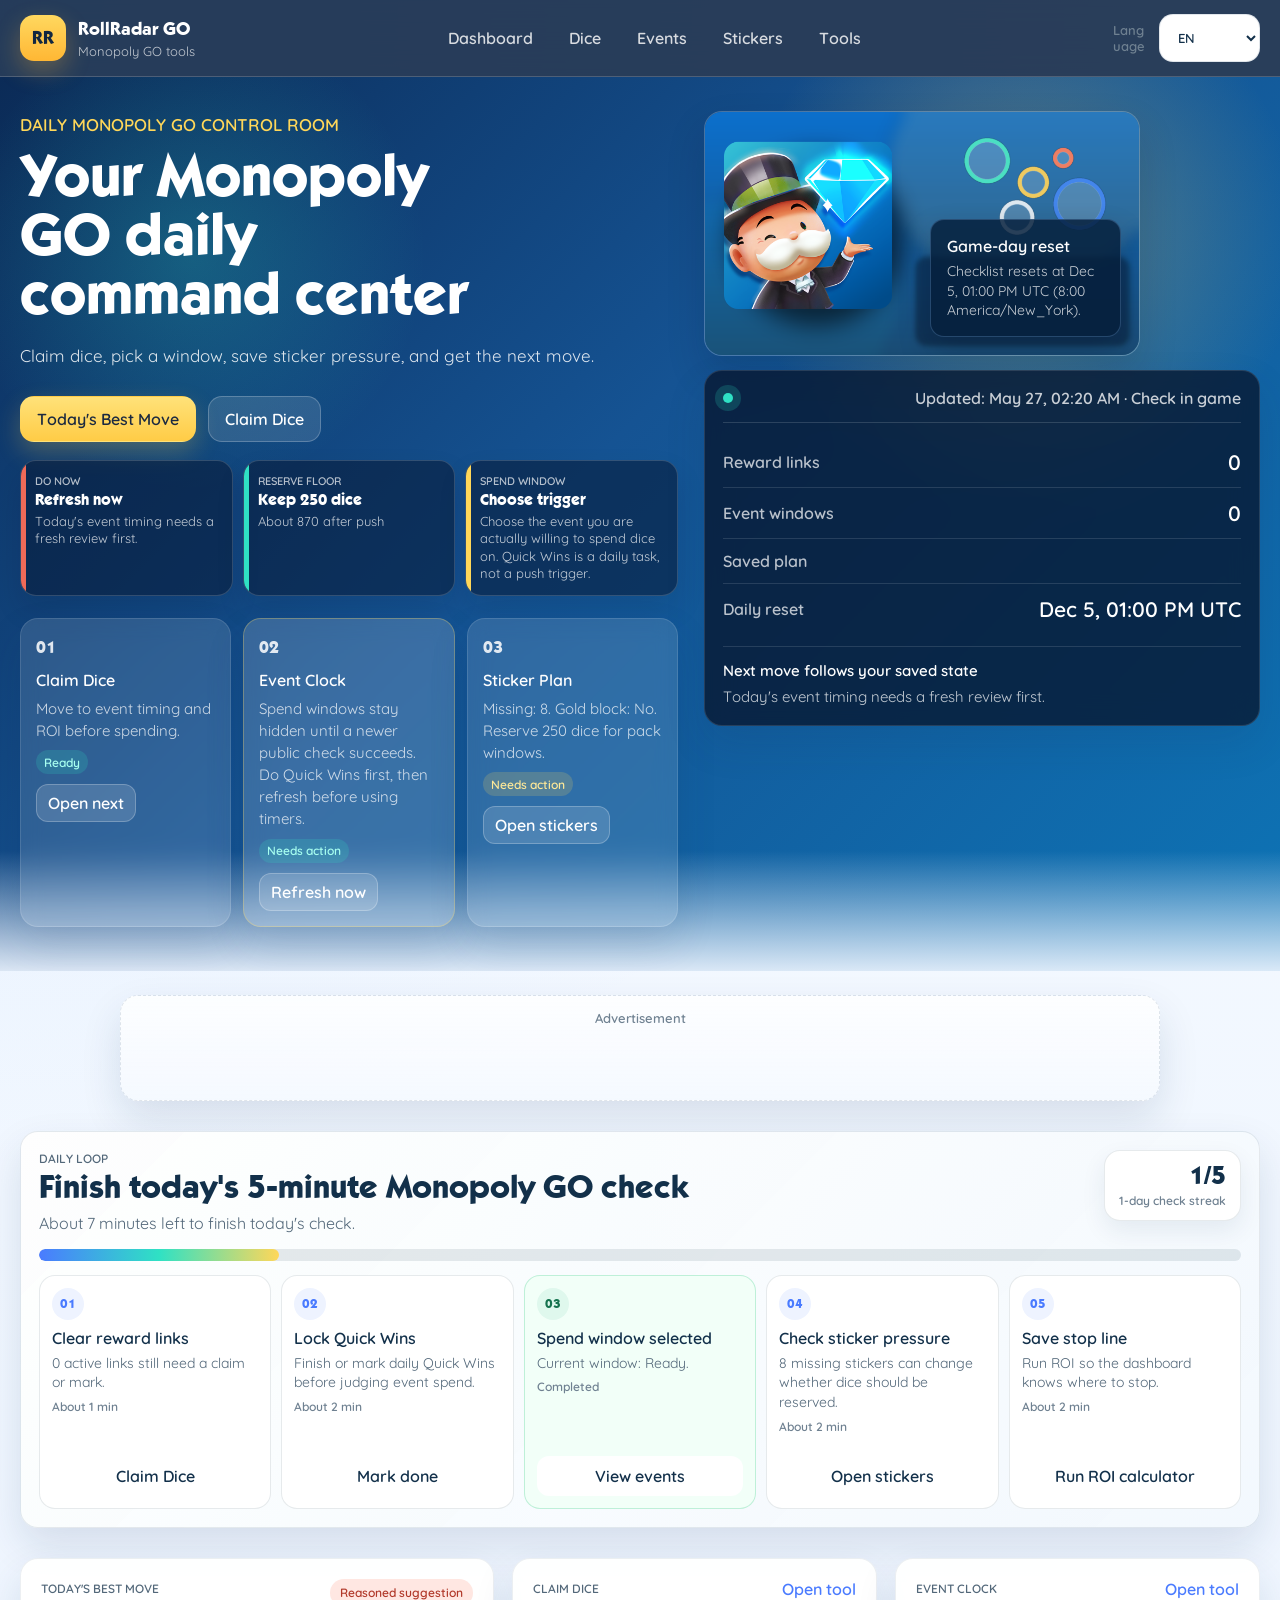
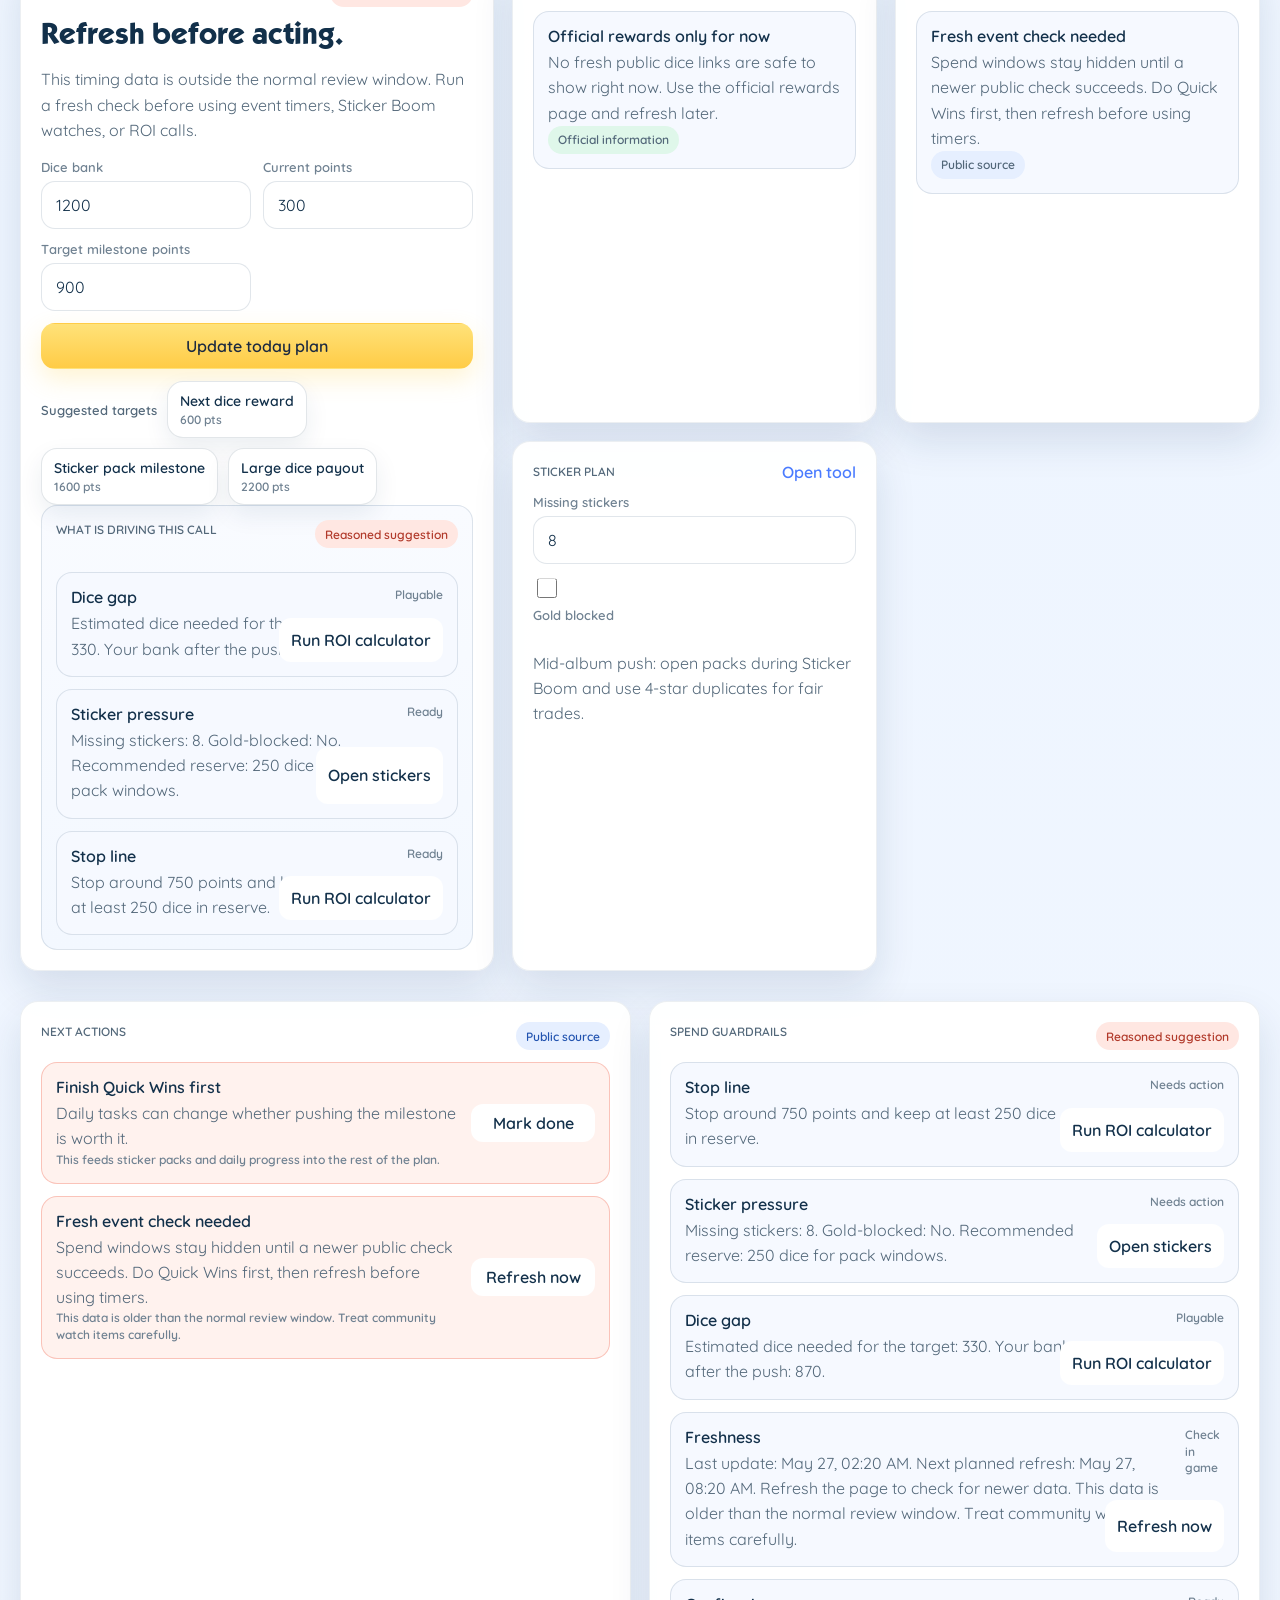
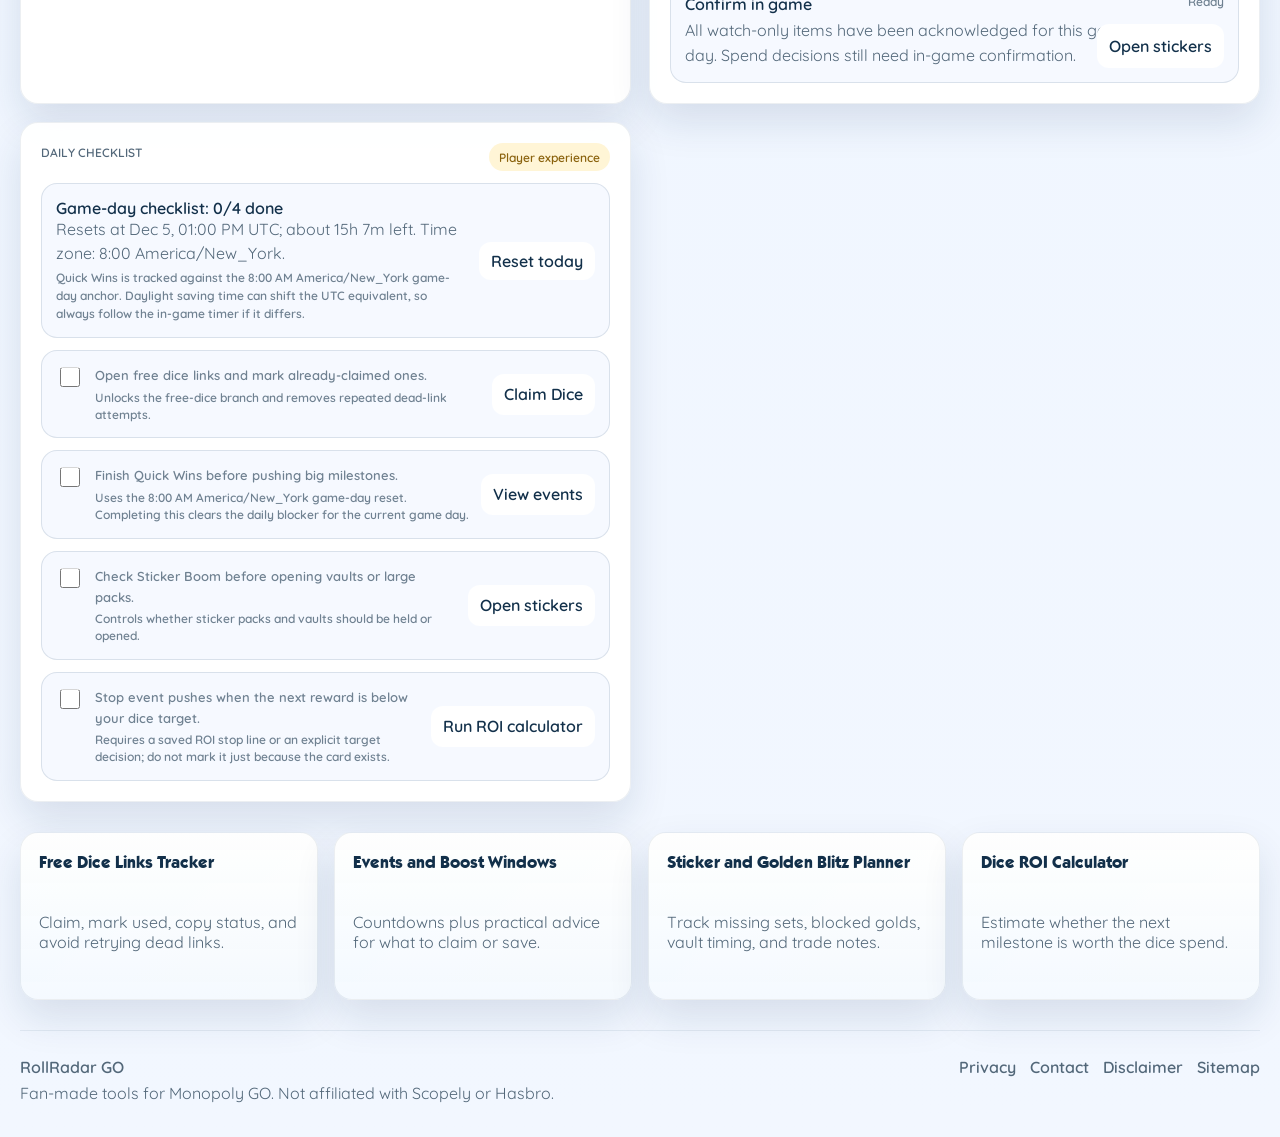
<file: index.html>
<!doctype html>
<html lang="en">
  <head>
    <meta charset="utf-8">
    <meta name="viewport" content="width=device-width, initial-scale=1">
    <title>RollRadar GO - Monopoly GO Free Dice, Events, Stickers, and ROI Tools</title>
    <meta name="description" content="A daily Monopoly GO command center for free dice links, event timing, sticker planning, Golden Blitz decisions, and dice ROI math.">
    <meta name="robots" content="index,follow">
    <link rel="canonical" href="https://rich20.top/">
    <meta property="og:type" content="website">
    <meta property="og:title" content="RollRadar GO - Monopoly GO Daily Tools">
    <meta property="og:description" content="Claim dice, plan events, track sticker moves, and decide when to stop or push.">
    <meta property="og:url" content="https://rich20.top/">
    <meta property="og:image" content="https://rich20.top/assets/og-cover.svg">
    <meta name="twitter:card" content="summary_large_image">
    <meta name="twitter:title" content="RollRadar GO">
    <meta name="twitter:description" content="Monopoly GO free dice, events, stickers, and ROI tools.">
    <meta name="theme-color" content="#102820">
    <script src="assets/js/config.js"></script>
    <script src="assets/js/ad-bootstrap.js"></script>
    <link rel="icon" href="assets/favicon.svg" type="image/svg+xml">
    <link rel="stylesheet" href="assets/css/styles.css">
    <script src="assets/js/seed-data.js"></script>
    <script type="application/ld+json">
      {
        "@context": "https://schema.org",
        "@type": "WebApplication",
        "name": "RollRadar GO",
        "url": "https://rich20.top/",
        "applicationCategory": "GameApplication",
        "operatingSystem": "Any",
        "description": "Daily tools for Monopoly GO free dice links, events, stickers, and dice ROI planning.",
        "offers": { "@type": "Offer", "price": "0", "priceCurrency": "USD" },
        "publisher": { "@type": "Organization", "name": "RollRadar GO", "email": "cschat2026@gmail.com" }
      }
    </script>
  </head>
  <body>
    <a class="skip-link" href="#main">Skip to tools</a>
    <header class="site-header">
      <nav class="nav-shell" aria-label="Primary navigation">
        <a class="brand" href="index.html">
          <span class="brand-mark" aria-hidden="true">RR</span>
          <span>
            <strong data-i18n="siteName">RollRadar GO</strong>
            <small data-i18n="brandTagline">Monopoly GO tools</small>
          </span>
        </a>
        <div class="nav-links">
          <a href="#dashboard" data-i18n="navDashboard">Dashboard</a>
          <a href="pages/free-dice.html" data-i18n="navDice">Dice</a>
          <a href="pages/events.html" data-i18n="navEvents">Events</a>
          <a href="pages/stickers.html" data-i18n="navStickers">Stickers</a>
          <a href="pages/roi-calculator.html" data-i18n="navTools">Tools</a>
        </div>
        <label class="language-switch">
          <span data-i18n="language">Language</span>
          <select id="languageSelect" aria-label="Language">
            <option value="en">EN</option>
            <option value="zh-CN">简中</option>
            <option value="zh-TW">繁中</option>
          </select>
        </label>
      </nav>
    </header>

    <main id="main">
      <section class="hero-band">
        <div class="hero-shell">
          <div class="hero-copy">
            <p class="eyebrow" data-i18n="dailyControl">Daily Monopoly GO control room</p>
            <h1 data-i18n="heroTitle">Your Monopoly GO daily command center</h1>
            <p data-i18n="heroCopy">Check working reward links, decide whether to push an event, save sticker windows, and leave with a clear next move.</p>
            <div class="hero-actions">
              <a class="btn primary" href="#dashboard" data-i18n="todayPlan">Today's Best Move</a>
              <a class="btn ghost" href="pages/free-dice.html" data-i18n="claimDice">Claim Dice</a>
            </div>
            <div id="heroCommandStrip" class="command-strip" aria-label="Current plan status"></div>
            <div id="quickstartGuide" class="hero-guide" aria-label="Daily action guide"></div>
          </div>
          <div class="hero-visual">
            <div class="hero-image-card">
              <img src="assets/media/hero-station.png" alt="Monopoly GO dashboard visual" width="1600" height="900">
              <div class="hero-image-overlay" aria-label="Game-day reset summary">
                <strong data-i18n="heroOverlayTitle">Game-day reset</strong>
                <span id="heroResetSummary" data-i18n="heroOverlayCopy">Daily reminders reset with the Monopoly GO game day.</span>
              </div>
            </div>
            <div class="hero-panel" aria-label="Live station summary">
              <div class="status-row">
                <span class="pulse"></span>
                <span id="freshnessText" data-i18n="checking">Checking update status...</span>
              </div>
              <div class="hero-metric">
                <span data-i18n="rewardLinks">Reward links</span>
                <strong id="diceLinkCount">--</strong>
              </div>
              <div class="hero-metric">
                <span data-i18n="eventWindows">Event windows</span>
                <strong id="eventCount">--</strong>
              </div>
              <div class="hero-metric">
                <span data-i18n="savedPlan">Saved plan</span>
                <strong id="savedPlanStatus" data-i18n="ready">Ready</strong>
              </div>
              <div class="hero-metric">
                <span data-i18n="nextRefresh">Daily reset</span>
                <strong id="nextRefreshStatus">Checking...</strong>
              </div>
              <div class="hero-mini-note">
                <strong data-i18n="heroSetupWhy">Next move follows your saved state</strong>
                <span id="setupStatusRoi" data-i18n="heroSetupRoi">Claimed dice, the chosen spend window, sticker pressure, and ROI target all change the next recommendation.</span>
              </div>
            </div>
          </div>
        </div>
      </section>

      <section class="ad-slot ad-top" aria-label="Advertisement" data-ad-key="home-top">
        <span data-i18n="adLabel">Advertisement</span>
        <div class="ad-slot-frame" data-ad-mount></div>
      </section>

      <section class="section-shell daily-session-card" aria-label="Daily player session">
        <div class="session-head">
          <div>
            <p class="eyebrow" data-i18n="dailySessionEyebrow">Daily loop</p>
            <h2 data-i18n="dailySessionTitle">Finish today's 5-minute Monopoly GO check</h2>
            <p id="dailySessionCopy" data-i18n="dailySessionCopy">Claim, confirm, decide, and save a stop line before spending dice.</p>
          </div>
          <div class="session-score">
            <strong id="dailySessionScore">0/5</strong>
            <span id="dailySessionStreak" data-i18n="dailySessionStreakEmpty">Start today's streak</span>
          </div>
        </div>
        <div class="session-progress" aria-hidden="true"><span id="dailySessionProgress"></span></div>
        <div id="dailySessionPanel" class="session-grid"></div>
      </section>

      <section id="dashboard" class="section-shell dashboard-grid">
        <article class="tool-card priority-card">
          <div class="card-head">
            <p class="eyebrow" data-i18n="todayPlan">Today's Best Move</p>
            <span class="source-pill source-inference" data-source-label="inference">Reasoned suggestion</span>
          </div>
          <h2 id="bestMoveTitle" data-i18n="planTitleEmpty">Set your dice and target to generate today plan.</h2>
          <p id="bestMoveCopy" data-i18n="planCopyEmpty">This station should tell you what to do now, what to wait for, and where to stop.</p>
          <div class="quick-form">
            <label>
              <span data-i18n="diceBank">Dice bank</span>
              <input id="homeDiceBank" inputmode="numeric" min="0" type="number" value="1200">
            </label>
            <label>
              <span data-i18n="currentPoints">Current points</span>
              <input id="homeCurrentPoints" inputmode="numeric" min="0" type="number" value="300">
            </label>
            <label>
              <span data-i18n="targetLevel">Target milestone points</span>
              <input id="homeTargetPoints" inputmode="numeric" min="0" type="number" value="900">
            </label>
            <button class="btn primary" id="saveHomePlan" type="button" data-i18n="updatePlan">Update today plan</button>
          </div>
          <div id="targetChips" class="chip-row" aria-label="Suggested targets"></div>
          <div class="workflow-panel">
            <div class="card-head">
              <p class="eyebrow" data-i18n="planDriversTitle">What is driving this call</p>
              <span class="source-pill source-inference" data-source-label="inference">Reasoned suggestion</span>
            </div>
            <div id="planDriversPanel" class="result-list"></div>
          </div>
        </article>

        <article class="tool-card compact today-route-card">
          <div class="card-head">
            <p class="eyebrow" data-i18n="claimDice">Claim Dice</p>
            <a href="pages/free-dice.html" data-i18n="openTool">Open tool</a>
          </div>
          <div id="dicePreview" class="stack-list"></div>
        </article>

        <article class="tool-card compact">
          <div class="card-head">
            <p class="eyebrow" data-i18n="eventClock">Event Clock</p>
            <a href="pages/events.html" data-i18n="openTool">Open tool</a>
          </div>
          <div id="eventPreview" class="stack-list"></div>
        </article>

        <article class="tool-card compact">
          <div class="card-head">
            <p class="eyebrow" data-i18n="stickerPlan">Sticker Plan</p>
            <a href="pages/stickers.html" data-i18n="openTool">Open tool</a>
          </div>
          <div class="sticker-mini">
            <label>
              <span data-i18n="stickerMissing">Missing stickers</span>
              <input id="missingStickerCount" inputmode="numeric" min="0" type="number" value="8">
            </label>
            <label class="check-row">
              <input id="goldBlockedCheck" type="checkbox">
              <span data-i18n="goldBlocked">Gold blocked</span>
            </label>
            <p id="stickerAdvice" data-i18n="stickerMidAdvice">Save wild cards until Golden Blitz rumors settle.</p>
          </div>
        </article>

      </section>

      <section class="section-shell two-column">
        <article class="tool-card next-actions-card">
          <div class="card-head">
            <p class="eyebrow" data-i18n="nextActions">Next actions</p>
            <span class="source-pill source-public" data-source-label="public">Public source</span>
          </div>
          <div id="nextActions" class="action-feed"></div>
        </article>
        <article class="tool-card">
          <div class="card-head">
            <p class="eyebrow" data-i18n="spendGuardrails">Spend guardrails</p>
            <span class="source-pill source-inference" data-source-label="inference">Reasoned suggestion</span>
          </div>
          <div id="resourceGapPanel" class="result-list"></div>
        </article>
        <article class="tool-card">
          <div class="card-head">
            <p class="eyebrow" data-i18n="dailyChecklist">Daily Checklist</p>
            <span class="source-pill source-community" data-source-label="community">Player experience</span>
          </div>
          <div id="dailyResetPanel" class="daily-reset-panel"></div>
          <ul id="dailyChecklist" class="checklist"></ul>
        </article>
      </section>

      <section class="section-shell seo-grid">
        <a class="seo-tile" href="pages/free-dice.html">
          <strong data-i18n="seoDiceTitle">Free Dice Links Tracker</strong>
          <span data-i18n="seoDiceCopy">Claim, mark used, copy status, and avoid retrying dead links.</span>
        </a>
        <a class="seo-tile" href="pages/events.html">
          <strong data-i18n="seoEventsTitle">Events and Boost Windows</strong>
          <span data-i18n="seoEventsCopy">Countdowns plus practical advice for what to claim or save.</span>
        </a>
        <a class="seo-tile" href="pages/stickers.html">
          <strong data-i18n="seoStickersTitle">Sticker and Golden Blitz Planner</strong>
          <span data-i18n="seoStickersCopy">Track missing sets, blocked golds, vault timing, and trade notes.</span>
        </a>
        <a class="seo-tile" href="pages/roi-calculator.html">
          <strong data-i18n="seoRoiTitle">Dice ROI Calculator</strong>
          <span data-i18n="seoRoiCopy">Estimate whether the next milestone is worth the dice spend.</span>
        </a>
      </section>
    </main>

    <footer class="site-footer">
      <div>
        <strong>RollRadar GO</strong>
        <p data-i18n="fanMade">Fan-made tools for Monopoly GO. Not affiliated with Scopely or Hasbro.</p>
      </div>
      <nav aria-label="Footer">
        <a href="pages/privacy.html" data-i18n="privacy">Privacy</a>
        <a href="pages/contact.html" data-i18n="contact">Contact</a>
        <a href="pages/disclaimer.html" data-i18n="disclaimer">Disclaimer</a>
        <a href="sitemap.xml">Sitemap</a>
      </nav>
    </footer>
    <nav class="mobile-tabbar" aria-label="Mobile quick navigation">
      <a class="is-active" href="index.html#dashboard" data-i18n="navDashboard">Dashboard</a>
      <a href="pages/free-dice.html" data-i18n="navDice">Dice</a>
      <a href="pages/events.html" data-i18n="navEvents">Events</a>
      <a href="pages/stickers.html" data-i18n="navStickers">Stickers</a>
      <a href="pages/roi-calculator.html" data-i18n="roiTool">ROI</a>
    </nav>
    <script src="assets/js/app.js"></script>
  </body>
</html>
</file>
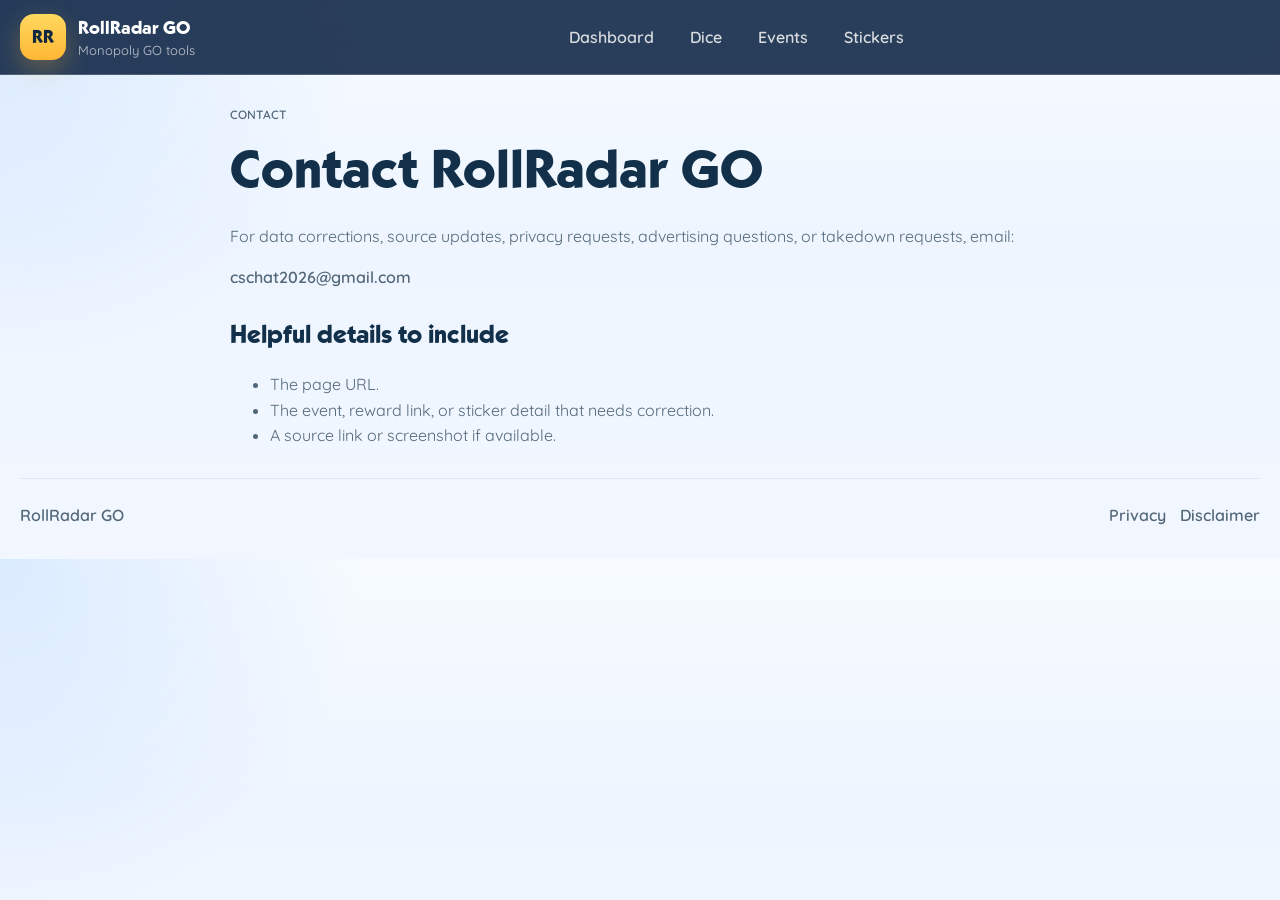
<file: pages/contact.html>
<!doctype html>
<html lang="en">
  <head>
    <meta charset="utf-8">
    <meta name="viewport" content="width=device-width, initial-scale=1">
    <title>Contact - RollRadar GO</title>
    <meta name="description" content="Contact RollRadar GO for corrections, source updates, advertising, privacy, and takedown requests.">
    <meta name="robots" content="index,follow">
    <link rel="canonical" href="https://rich20.top/pages/contact.html">
    <meta property="og:type" content="website">
    <meta property="og:title" content="Contact RollRadar GO">
    <meta property="og:description" content="Contact RollRadar GO for data corrections, source updates, privacy, advertising, and takedown requests.">
    <meta property="og:url" content="https://rich20.top/pages/contact.html">
    <meta property="og:image" content="https://rich20.top/assets/og-cover.svg">
    <meta name="twitter:card" content="summary_large_image">
    <meta name="twitter:title" content="Contact RollRadar GO">
    <meta name="twitter:description" content="Contact RollRadar GO for corrections and source updates.">
    <script src="../assets/js/config.js"></script>
    <script src="../assets/js/ad-bootstrap.js"></script>
    <link rel="icon" href="../assets/favicon.svg" type="image/svg+xml">
    <link rel="stylesheet" href="../assets/css/styles.css">
    <script src="../assets/js/seed-data.js"></script>
  </head>
  <body>
    <header class="site-header"><nav class="nav-shell"><a class="brand" href="../index.html"><span class="brand-mark">RR</span><span><strong data-i18n="siteName">RollRadar GO</strong><small data-i18n="brandTagline">Monopoly GO tools</small></span></a><div class="nav-links"><a href="../index.html" data-i18n="navDashboard">Dashboard</a><a href="free-dice.html" data-i18n="navDice">Dice</a><a href="events.html" data-i18n="navEvents">Events</a><a href="stickers.html" data-i18n="navStickers">Stickers</a></div></nav></header>
    <main class="section-shell legal-copy">
      <p class="eyebrow">Contact</p>
      <h1 data-i18n="contactTitle">Contact RollRadar GO</h1>
      <p data-i18n="contactIntro">For data corrections, source updates, privacy requests, advertising questions, or takedown requests, email:</p>
      <p><strong>cschat2026@gmail.com</strong></p>
      <h2 data-i18n="helpfulDetails">Helpful details to include</h2>
      <ul>
        <li data-i18n="contactDetailUrl">The page URL.</li>
        <li data-i18n="contactDetailData">The event, reward link, or sticker detail that needs correction.</li>
        <li data-i18n="contactDetailSource">A source link or screenshot if available.</li>
      </ul>
    </main>
    <footer class="site-footer"><div><strong>RollRadar GO</strong></div><nav><a href="privacy.html" data-i18n="privacy">Privacy</a><a href="disclaimer.html" data-i18n="disclaimer">Disclaimer</a></nav></footer>
    <nav class="mobile-tabbar" aria-label="Mobile quick navigation">
      <a href="../index.html#dashboard" data-i18n="navDashboard">Dashboard</a>
      <a href="free-dice.html" data-i18n="navDice">Dice</a>
      <a href="events.html" data-i18n="navEvents">Events</a>
      <a href="stickers.html" data-i18n="navStickers">Stickers</a>
      <a href="roi-calculator.html" data-i18n="roiTool">ROI</a>
    </nav>
    <script src="../assets/js/app.js"></script>
  </body>
</html>
</file>
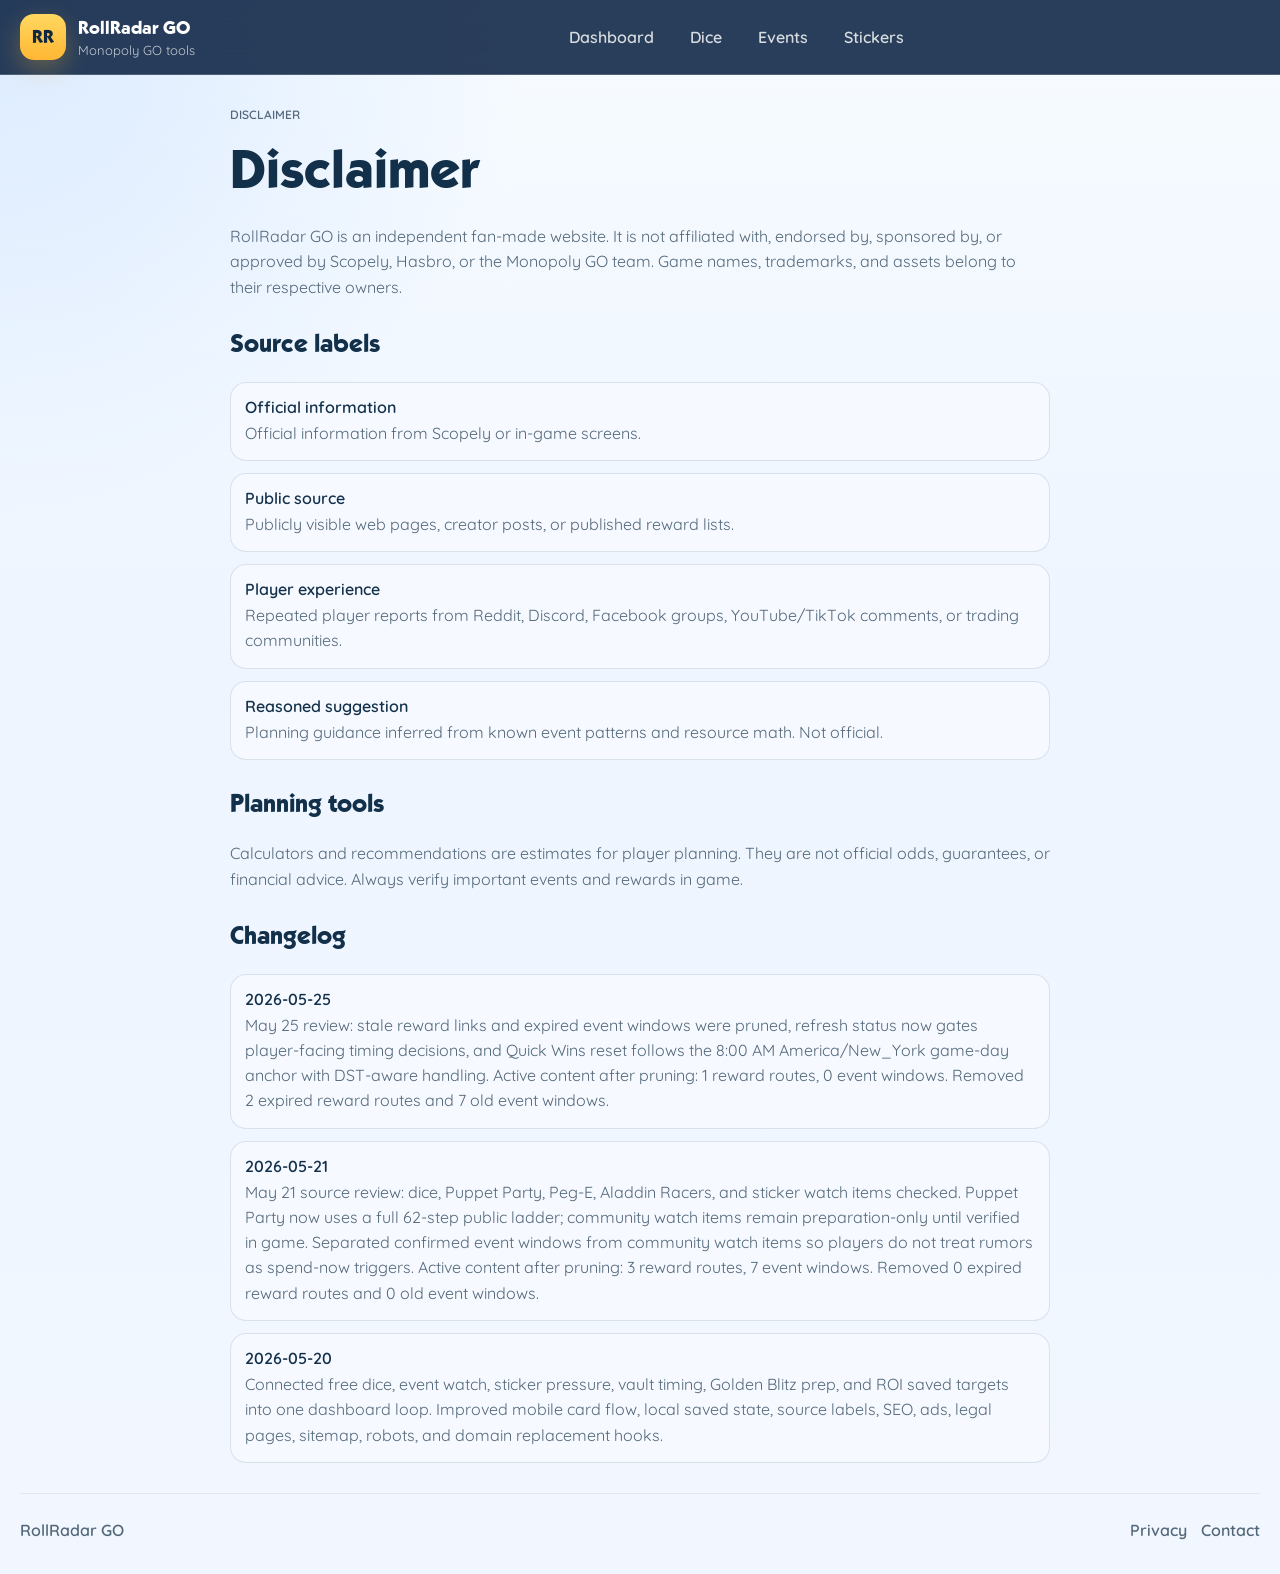
<file: pages/disclaimer.html>
<!doctype html>
<html lang="en">
  <head>
    <meta charset="utf-8">
    <meta name="viewport" content="width=device-width, initial-scale=1">
    <title>Disclaimer - RollRadar GO</title>
    <meta name="description" content="Disclaimer and source policy for RollRadar GO Monopoly GO fan tools.">
    <meta name="robots" content="index,follow">
    <link rel="canonical" href="https://rich20.top/pages/disclaimer.html">
    <meta property="og:type" content="website">
    <meta property="og:title" content="Disclaimer and Source Policy - RollRadar GO">
    <meta property="og:description" content="RollRadar GO source labels, update log, and fan-site disclaimer for Monopoly GO planning tools.">
    <meta property="og:url" content="https://rich20.top/pages/disclaimer.html">
    <meta property="og:image" content="https://rich20.top/assets/og-cover.svg">
    <meta name="twitter:card" content="summary_large_image">
    <meta name="twitter:title" content="Disclaimer - RollRadar GO">
    <meta name="twitter:description" content="Source labels, update log, and fan-site disclaimer for RollRadar GO.">
    <script src="../assets/js/config.js"></script>
    <script src="../assets/js/ad-bootstrap.js"></script>
    <link rel="icon" href="../assets/favicon.svg" type="image/svg+xml">
    <link rel="stylesheet" href="../assets/css/styles.css">
    <script src="../assets/js/seed-data.js"></script>
  </head>
  <body>
    <header class="site-header"><nav class="nav-shell"><a class="brand" href="../index.html"><span class="brand-mark">RR</span><span><strong data-i18n="siteName">RollRadar GO</strong><small data-i18n="brandTagline">Monopoly GO tools</small></span></a><div class="nav-links"><a href="../index.html" data-i18n="navDashboard">Dashboard</a><a href="free-dice.html" data-i18n="navDice">Dice</a><a href="events.html" data-i18n="navEvents">Events</a><a href="stickers.html" data-i18n="navStickers">Stickers</a></div></nav></header>
    <main class="section-shell legal-copy">
      <p class="eyebrow">Disclaimer</p>
      <h1 data-i18n="disclaimerTitle">Disclaimer</h1>
      <p data-i18n="disclaimerIntro">RollRadar GO is an independent fan-made website. It is not affiliated with, endorsed by, sponsored by, or approved by Scopely, Hasbro, or the Monopoly GO team. Game names, trademarks, and assets belong to their respective owners.</p>
      <h2 data-i18n="sourceLabels">Source labels</h2>
      <div id="sourceMatrix" class="result-list"></div>
      <h2 data-i18n="planningTools">Planning tools</h2>
      <p data-i18n="planningToolsCopy">Calculators and recommendations are estimates for player planning. They are not official odds, guarantees, or financial advice. Always verify important events and rewards in game.</p>
      <h2 data-i18n="changelog">Changelog</h2>
      <div id="changelogList" class="result-list"></div>
    </main>
    <footer class="site-footer"><div><strong>RollRadar GO</strong></div><nav><a href="privacy.html" data-i18n="privacy">Privacy</a><a href="contact.html" data-i18n="contact">Contact</a></nav></footer>
    <nav class="mobile-tabbar" aria-label="Mobile quick navigation">
      <a href="../index.html#dashboard" data-i18n="navDashboard">Dashboard</a>
      <a href="free-dice.html" data-i18n="navDice">Dice</a>
      <a href="events.html" data-i18n="navEvents">Events</a>
      <a href="stickers.html" data-i18n="navStickers">Stickers</a>
      <a href="roi-calculator.html" data-i18n="roiTool">ROI</a>
    </nav>
    <script src="../assets/js/app.js"></script>
  </body>
</html>
</file>
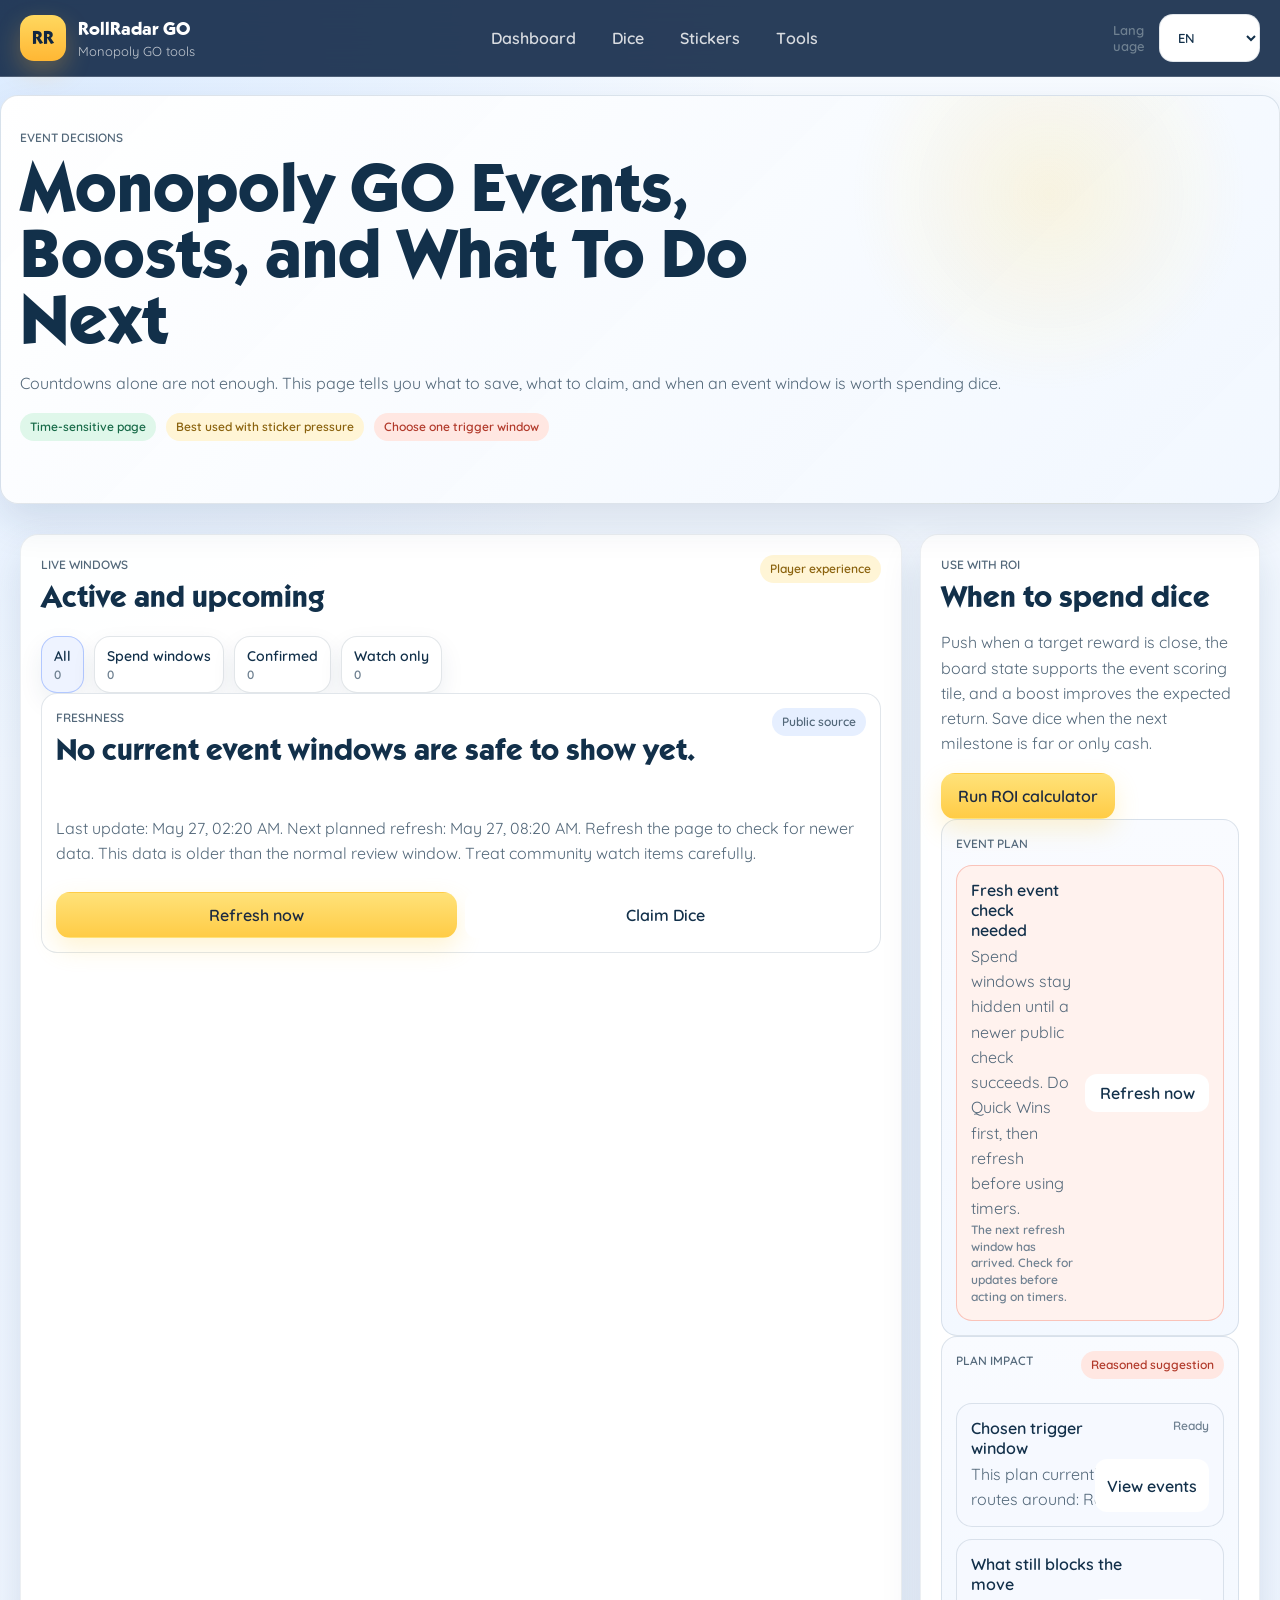
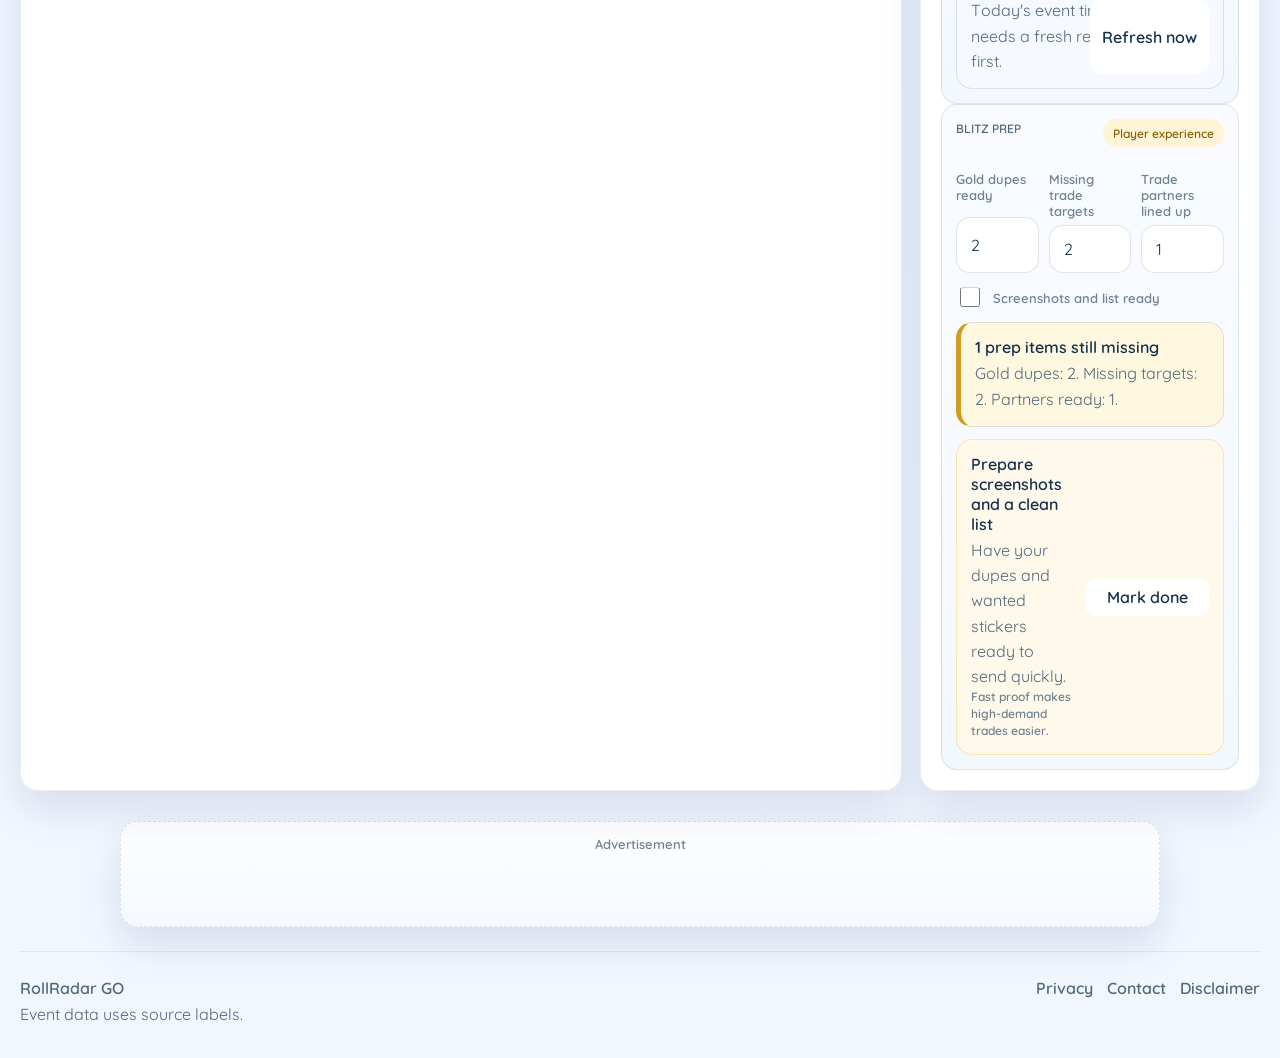
<file: pages/events.html>
<!doctype html>
<html lang="en">
  <head>
    <meta charset="utf-8">
    <meta name="viewport" content="width=device-width, initial-scale=1">
    <title>Monopoly GO Events and Boost Planner - RollRadar GO</title>
    <meta name="description" content="Monopoly GO event windows, boost timing, Sticker Boom advice, Golden Blitz prep, and practical next actions for daily play.">
    <meta name="robots" content="index,follow">
    <link rel="canonical" href="https://rich20.top/pages/events.html">
    <meta property="og:title" content="Monopoly GO Events and Boost Planner">
    <meta property="og:description" content="Countdowns plus action advice for Monopoly GO daily events and boost windows.">
    <meta property="og:url" content="https://rich20.top/pages/events.html">
    <meta property="og:image" content="https://rich20.top/assets/og-cover.svg">
    <meta name="twitter:card" content="summary_large_image">
    <script src="../assets/js/config.js"></script>
    <script src="../assets/js/ad-bootstrap.js"></script>
    <link rel="icon" href="../assets/favicon.svg" type="image/svg+xml">
    <link rel="stylesheet" href="../assets/css/styles.css">
    <script src="../assets/js/seed-data.js"></script>
  </head>
  <body>
    <header class="site-header">
      <nav class="nav-shell" aria-label="Primary navigation">
        <a class="brand" href="../index.html"><span class="brand-mark">RR</span><span><strong data-i18n="siteName">RollRadar GO</strong><small data-i18n="brandTagline">Monopoly GO tools</small></span></a>
        <div class="nav-links"><a href="../index.html" data-i18n="navDashboard">Dashboard</a><a href="free-dice.html" data-i18n="navDice">Dice</a><a href="stickers.html" data-i18n="navStickers">Stickers</a><a href="roi-calculator.html" data-i18n="navTools">Tools</a></div>
        <label class="language-switch"><span data-i18n="language">Language</span><select id="languageSelect"><option value="en">EN</option><option value="zh-CN">简中</option><option value="zh-TW">繁中</option></select></label>
      </nav>
    </header>
    <main>
      <section class="page-hero">
        <div class="section-shell">
          <p class="eyebrow" data-i18n="eventDecisions">Event decisions</p>
          <h1 data-i18n="eventsPageTitle">Monopoly GO Events, Boosts, and What To Do Next</h1>
          <p data-i18n="eventsPageCopy">Countdowns alone are not enough. This page tells you what to save, what to claim, and when an event window is worth spending dice.</p>
          <div class="chip-row">
            <span class="source-pill source-official" data-i18n="eventsHeroChip1">Time-sensitive page</span>
            <span class="source-pill source-community" data-i18n="eventsHeroChip2">Best used with sticker pressure</span>
            <span class="source-pill source-inference" data-i18n="eventsHeroChip3">Choose one trigger window</span>
          </div>
        </div>
      </section>
      <section class="section-shell tool-grid mobile-aside-first">
        <article class="tool-card">
          <div class="card-head"><div><p class="eyebrow" data-i18n="liveWindows">Live windows</p><h2 data-i18n="activeUpcoming">Active and upcoming</h2></div><span class="source-pill source-community" data-source-label="community">Player experience</span></div>
          <div id="eventFilters" class="chip-row" aria-label="Event filters"></div>
          <div id="eventList" class="event-list"></div>
        </article>
        <aside class="tool-card">
          <p class="eyebrow" data-i18n="useWithRoi">Use with ROI</p>
          <h2 data-i18n="whenSpendDice">When to spend dice</h2>
          <p data-i18n="spendDiceCopy">Push when a target reward is close, the board state supports the event scoring tile, and a boost improves the expected return. Save dice when the next milestone is far or only cash.</p>
          <a class="btn primary" href="roi-calculator.html" data-i18n="runRoi">Run ROI calculator</a>
          <div class="workflow-panel">
            <p class="eyebrow" data-i18n="eventPlan">Event plan</p>
            <div id="eventPlanPanel" class="action-feed"></div>
          </div>
          <div class="workflow-panel">
            <div class="card-head">
              <p class="eyebrow" data-i18n="impactPanel">Plan impact</p>
              <span class="source-pill source-inference" data-source-label="inference">Reasoned suggestion</span>
            </div>
            <div id="eventImpactPanel" class="result-list"></div>
          </div>
          <div class="workflow-panel">
            <div class="card-head">
              <p class="eyebrow" data-i18n="blitzPrep">Blitz prep</p>
              <span class="source-pill source-community" data-source-label="community">Player experience</span>
            </div>
            <div class="trade-grid">
              <label><span data-i18n="goldDupes">Gold dupes ready</span><input id="goldDupesReady" type="number" min="0" inputmode="numeric" value="2"></label>
              <label><span data-i18n="missingTargets">Missing trade targets</span><input id="missingTradeTargets" type="number" min="0" inputmode="numeric" value="2"></label>
              <label><span data-i18n="tradePartners">Trade partners lined up</span><input id="tradePartnersReady" type="number" min="0" inputmode="numeric" value="1"></label>
            </div>
            <label class="check-row"><input id="tradeScreenshotsReady" type="checkbox"><span data-i18n="tradeScreenshotsReady">Screenshots and list ready</span></label>
            <div id="blitzPrepResult" class="mini-item calculator-result"></div>
            <div id="blitzPrepSteps" class="action-feed"></div>
          </div>
        </aside>
      </section>
      <section class="ad-slot" aria-label="Advertisement" data-ad-key="events-inline"><span data-i18n="adLabel">Advertisement</span><div class="ad-slot-frame" data-ad-mount></div></section>
    </main>
    <footer class="site-footer"><div><strong>RollRadar GO</strong><p data-i18n="eventsFooterCopy">Event data uses source labels.</p></div><nav><a href="privacy.html" data-i18n="privacy">Privacy</a><a href="contact.html" data-i18n="contact">Contact</a><a href="disclaimer.html" data-i18n="disclaimer">Disclaimer</a></nav></footer>
    <nav class="mobile-tabbar" aria-label="Mobile quick navigation">
      <a href="../index.html#dashboard" data-i18n="navDashboard">Dashboard</a>
      <a href="free-dice.html" data-i18n="navDice">Dice</a>
      <a class="is-active" href="events.html" data-i18n="navEvents">Events</a>
      <a href="stickers.html" data-i18n="navStickers">Stickers</a>
      <a href="roi-calculator.html" data-i18n="roiTool">ROI</a>
    </nav>
    <script src="../assets/js/app.js"></script>
  </body>
</html>
</file>
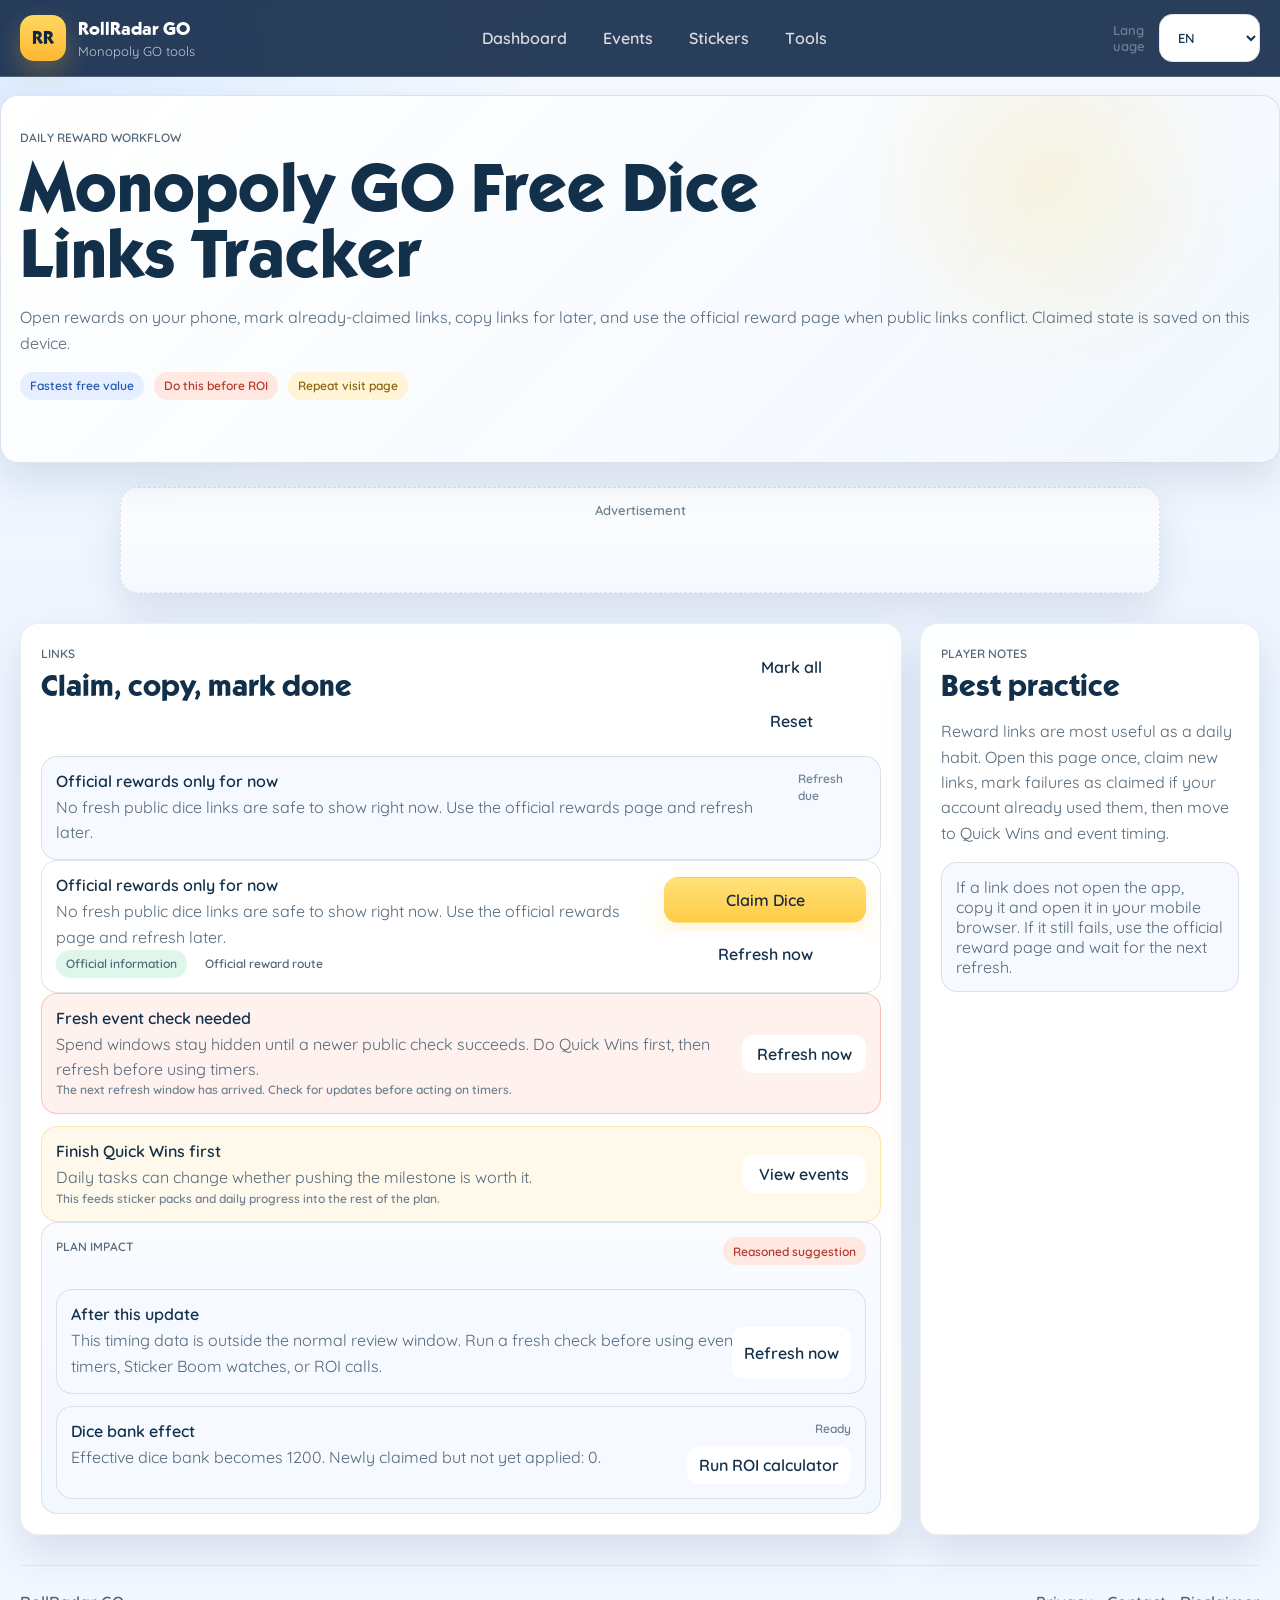
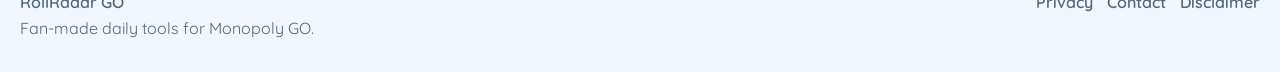
<file: pages/free-dice.html>
<!doctype html>
<html lang="en">
  <head>
    <meta charset="utf-8">
    <meta name="viewport" content="width=device-width, initial-scale=1">
    <title>Monopoly GO Free Dice Links Tracker - RollRadar GO</title>
    <meta name="description" content="Track Monopoly GO free dice links, mark claimed rewards, copy links, and avoid retrying expired or already-used rewards.">
    <meta name="robots" content="index,follow">
    <link rel="canonical" href="https://rich20.top/pages/free-dice.html">
    <meta property="og:type" content="article">
    <meta property="og:title" content="Monopoly GO Free Dice Links Tracker">
    <meta property="og:description" content="Daily reward links with local claimed state, source labels, and refresh guidance.">
    <meta property="og:url" content="https://rich20.top/pages/free-dice.html">
    <meta property="og:image" content="https://rich20.top/assets/og-cover.svg">
    <meta name="twitter:card" content="summary_large_image">
    <script src="../assets/js/config.js"></script>
    <script src="../assets/js/ad-bootstrap.js"></script>
    <link rel="icon" href="../assets/favicon.svg" type="image/svg+xml">
    <link rel="stylesheet" href="../assets/css/styles.css">
    <script src="../assets/js/seed-data.js"></script>
    <script type="application/ld+json">
      {
        "@context": "https://schema.org",
        "@type": "FAQPage",
        "mainEntity": [
          {
            "@type": "Question",
            "name": "Why do Monopoly GO dice links say already claimed?",
            "acceptedAnswer": { "@type": "Answer", "text": "Most reward links can be claimed once per account and may expire quickly. RollRadar GO lets players mark links locally so they do not retry the same reward." }
          },
          {
            "@type": "Question",
            "name": "Are these official Monopoly GO links?",
            "acceptedAnswer": { "@type": "Answer", "text": "Official sources are labeled as official. Public or community reward links are labeled separately and should be verified in the game." }
          }
        ]
      }
    </script>
  </head>
  <body>
    <header class="site-header">
      <nav class="nav-shell" aria-label="Primary navigation">
        <a class="brand" href="../index.html"><span class="brand-mark">RR</span><span><strong data-i18n="siteName">RollRadar GO</strong><small data-i18n="brandTagline">Monopoly GO tools</small></span></a>
        <div class="nav-links">
          <a href="../index.html" data-i18n="navDashboard">Dashboard</a>
          <a href="events.html" data-i18n="navEvents">Events</a>
          <a href="stickers.html" data-i18n="navStickers">Stickers</a>
          <a href="roi-calculator.html" data-i18n="navTools">Tools</a>
        </div>
        <label class="language-switch"><span data-i18n="language">Language</span><select id="languageSelect"><option value="en">EN</option><option value="zh-CN">简中</option><option value="zh-TW">繁中</option></select></label>
      </nav>
    </header>
    <main>
      <section class="page-hero">
        <div class="section-shell">
          <p class="eyebrow" data-i18n="diceWorkflow">Daily reward workflow</p>
          <h1 data-i18n="dicePageTitle">Monopoly GO Free Dice Links Tracker</h1>
          <p data-i18n="dicePageCopy">Open rewards on your phone, mark already-claimed links, copy links for later, and use the official reward page when public links conflict. Claimed state is saved on this device.</p>
          <div class="chip-row">
            <span class="source-pill source-public" data-i18n="diceHeroChip1">Fastest free value</span>
            <span class="source-pill source-inference" data-i18n="diceHeroChip2">Do this before ROI</span>
            <span class="source-pill source-community" data-i18n="diceHeroChip3">Repeat visit page</span>
          </div>
        </div>
      </section>
      <section class="ad-slot" aria-label="Advertisement" data-ad-key="dice-top"><span data-i18n="adLabel">Advertisement</span><div class="ad-slot-frame" data-ad-mount></div></section>
      <section class="section-shell tool-grid">
        <article class="tool-card">
          <div class="card-head">
            <div>
              <p class="eyebrow" data-i18n="links">Links</p>
              <h2 data-i18n="claimCopyMark">Claim, copy, mark done</h2>
            </div>
            <div class="dice-actions">
              <button class="btn" id="markAllDice" type="button" data-i18n="markAllDice">Mark all</button>
              <button class="btn" id="resetClaimed" type="button" data-i18n="reset">Reset</button>
            </div>
          </div>
          <div id="diceProgress" class="linked-item"></div>
          <div id="diceList" class="dice-list"></div>
          <div id="diceNextSteps" class="action-feed"></div>
          <div class="workflow-panel">
            <div class="card-head">
              <p class="eyebrow" data-i18n="impactPanel">Plan impact</p>
              <span class="source-pill source-inference" data-source-label="inference">Reasoned suggestion</span>
            </div>
            <div id="diceImpactPanel" class="result-list"></div>
          </div>
        </article>
        <aside class="tool-card">
          <p class="eyebrow" data-i18n="playerNotes">Player notes</p>
          <h2 data-i18n="bestPractice">Best practice</h2>
          <p data-i18n="diceBestPractice">Reward links are most useful as a daily habit. Open this page once, claim new links, mark failures as claimed if your account already used them, then move to Quick Wins and event timing.</p>
          <div class="notice" data-i18n="diceNotice">If a link does not open the app, copy it and open it in your mobile browser. If it still fails, use the official reward page and wait for the next refresh.</div>
        </aside>
      </section>
    </main>
    <footer class="site-footer"><div><strong>RollRadar GO</strong><p data-i18n="diceFooterCopy">Fan-made daily tools for Monopoly GO.</p></div><nav><a href="privacy.html" data-i18n="privacy">Privacy</a><a href="contact.html" data-i18n="contact">Contact</a><a href="disclaimer.html" data-i18n="disclaimer">Disclaimer</a></nav></footer>
    <nav class="mobile-tabbar" aria-label="Mobile quick navigation">
      <a href="../index.html#dashboard" data-i18n="navDashboard">Dashboard</a>
      <a class="is-active" href="free-dice.html" data-i18n="navDice">Dice</a>
      <a href="events.html" data-i18n="navEvents">Events</a>
      <a href="stickers.html" data-i18n="navStickers">Stickers</a>
      <a href="roi-calculator.html" data-i18n="roiTool">ROI</a>
    </nav>
    <script src="../assets/js/app.js"></script>
  </body>
</html>
</file>
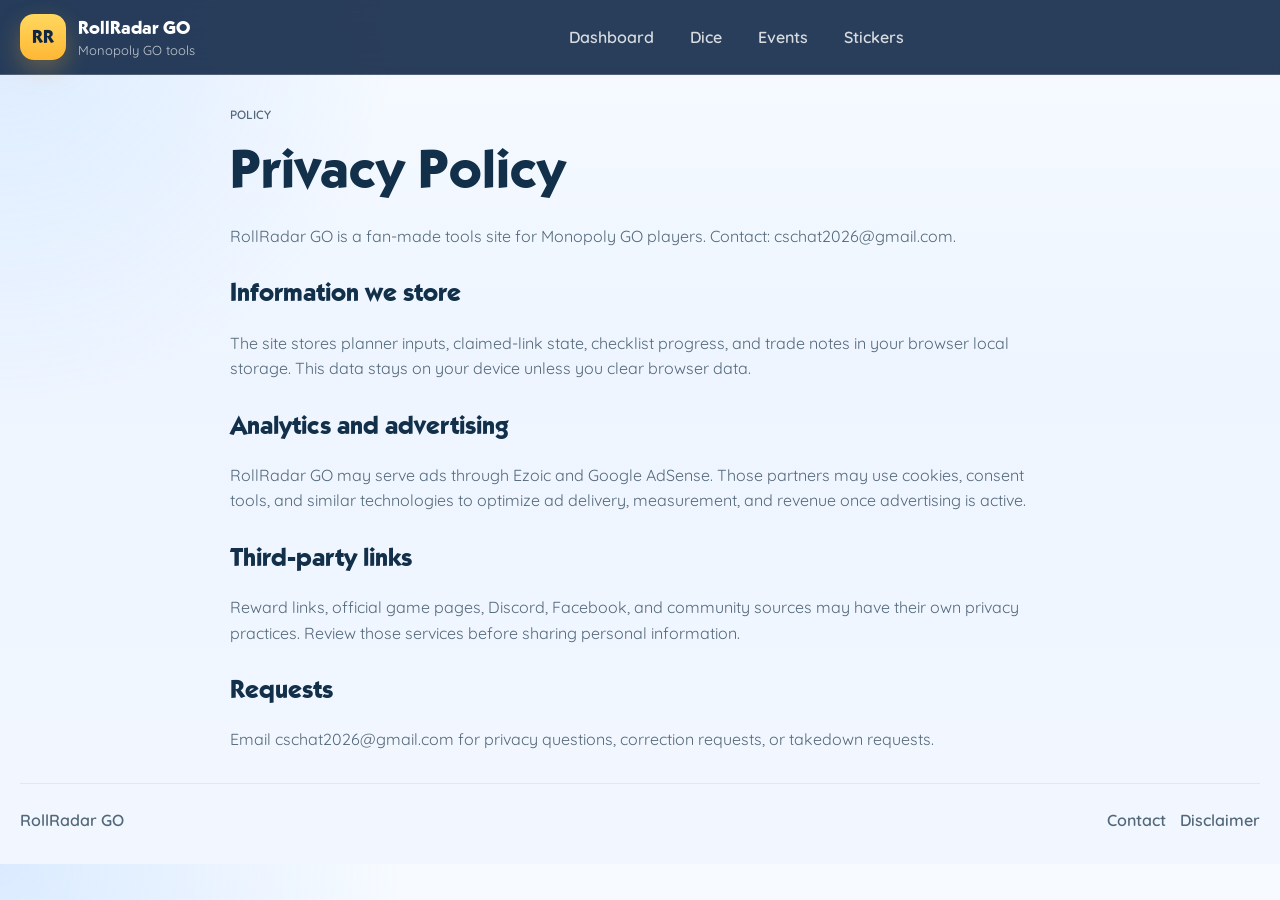
<file: pages/privacy.html>
<!doctype html>
<html lang="en">
  <head>
    <meta charset="utf-8">
    <meta name="viewport" content="width=device-width, initial-scale=1">
    <title>Privacy Policy - RollRadar GO</title>
    <meta name="description" content="Privacy policy for RollRadar GO, a fan-made Monopoly GO tools website.">
    <meta name="robots" content="index,follow">
    <link rel="canonical" href="https://rich20.top/pages/privacy.html">
    <meta property="og:type" content="website">
    <meta property="og:title" content="Privacy Policy - RollRadar GO">
    <meta property="og:description" content="Privacy policy for RollRadar GO, including local storage, ads, analytics, and third-party links.">
    <meta property="og:url" content="https://rich20.top/pages/privacy.html">
    <meta property="og:image" content="https://rich20.top/assets/og-cover.svg">
    <meta name="twitter:card" content="summary_large_image">
    <meta name="twitter:title" content="Privacy Policy - RollRadar GO">
    <meta name="twitter:description" content="How RollRadar GO handles local planner data, ads, analytics, and third-party links.">
    <script src="../assets/js/config.js"></script>
    <script src="../assets/js/ad-bootstrap.js"></script>
    <link rel="icon" href="../assets/favicon.svg" type="image/svg+xml">
    <link rel="stylesheet" href="../assets/css/styles.css">
    <script src="../assets/js/seed-data.js"></script>
  </head>
  <body>
    <header class="site-header"><nav class="nav-shell"><a class="brand" href="../index.html"><span class="brand-mark">RR</span><span><strong data-i18n="siteName">RollRadar GO</strong><small data-i18n="brandTagline">Monopoly GO tools</small></span></a><div class="nav-links"><a href="../index.html" data-i18n="navDashboard">Dashboard</a><a href="free-dice.html" data-i18n="navDice">Dice</a><a href="events.html" data-i18n="navEvents">Events</a><a href="stickers.html" data-i18n="navStickers">Stickers</a></div></nav></header>
    <main class="section-shell legal-copy">
      <p class="eyebrow">Policy</p>
      <h1 data-i18n="privacyTitle">Privacy Policy</h1>
      <p data-i18n="privacyIntro">RollRadar GO is a fan-made tools site for Monopoly GO players. Contact: cschat2026@gmail.com.</p>
      <h2 data-i18n="privacyStoreTitle">Information we store</h2>
      <p data-i18n="privacyStoreCopy">The site stores planner inputs, claimed-link state, checklist progress, and trade notes in your browser local storage. This data stays on your device unless you clear browser data.</p>
      <h2 data-i18n="privacyAdsTitle">Analytics and advertising</h2>
      <p data-i18n="privacyAdsCopy">RollRadar GO can serve ads through Ezoic or Google AdSense depending on live configuration. Advertising and analytics partners may use cookies or similar technologies after ad delivery is enabled.</p>
      <h2 data-i18n="privacyLinksTitle">Third-party links</h2>
      <p data-i18n="privacyLinksCopy">Reward links, official game pages, Discord, Facebook, and community sources may have their own privacy practices. Review those services before sharing personal information.</p>
      <h2 data-i18n="privacyRequestsTitle">Requests</h2>
      <p data-i18n="privacyRequestsCopy">Email cschat2026@gmail.com for privacy questions, correction requests, or takedown requests.</p>
    </main>
    <footer class="site-footer"><div><strong>RollRadar GO</strong></div><nav><a href="contact.html" data-i18n="contact">Contact</a><a href="disclaimer.html" data-i18n="disclaimer">Disclaimer</a></nav></footer>
    <nav class="mobile-tabbar" aria-label="Mobile quick navigation">
      <a href="../index.html#dashboard" data-i18n="navDashboard">Dashboard</a>
      <a href="free-dice.html" data-i18n="navDice">Dice</a>
      <a href="events.html" data-i18n="navEvents">Events</a>
      <a href="stickers.html" data-i18n="navStickers">Stickers</a>
      <a href="roi-calculator.html" data-i18n="roiTool">ROI</a>
    </nav>
    <script src="../assets/js/app.js"></script>
  </body>
</html>
</file>
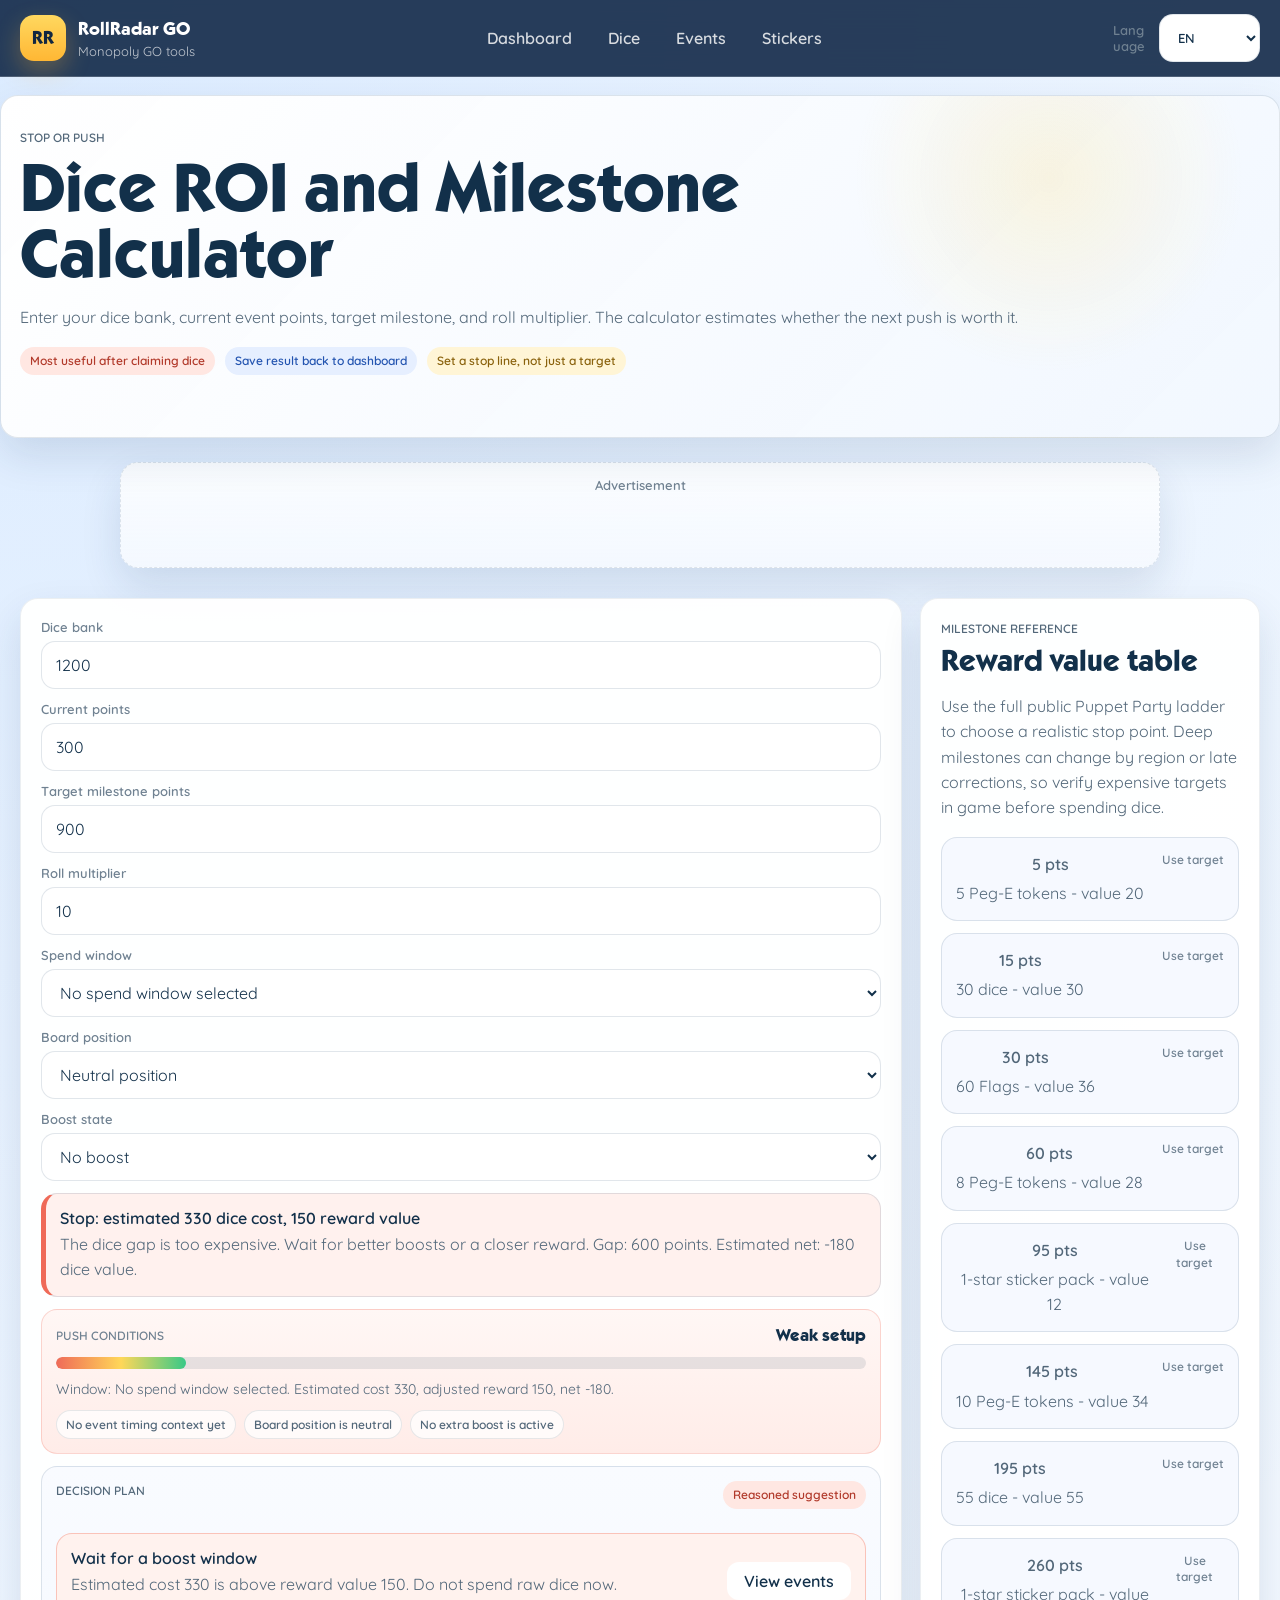
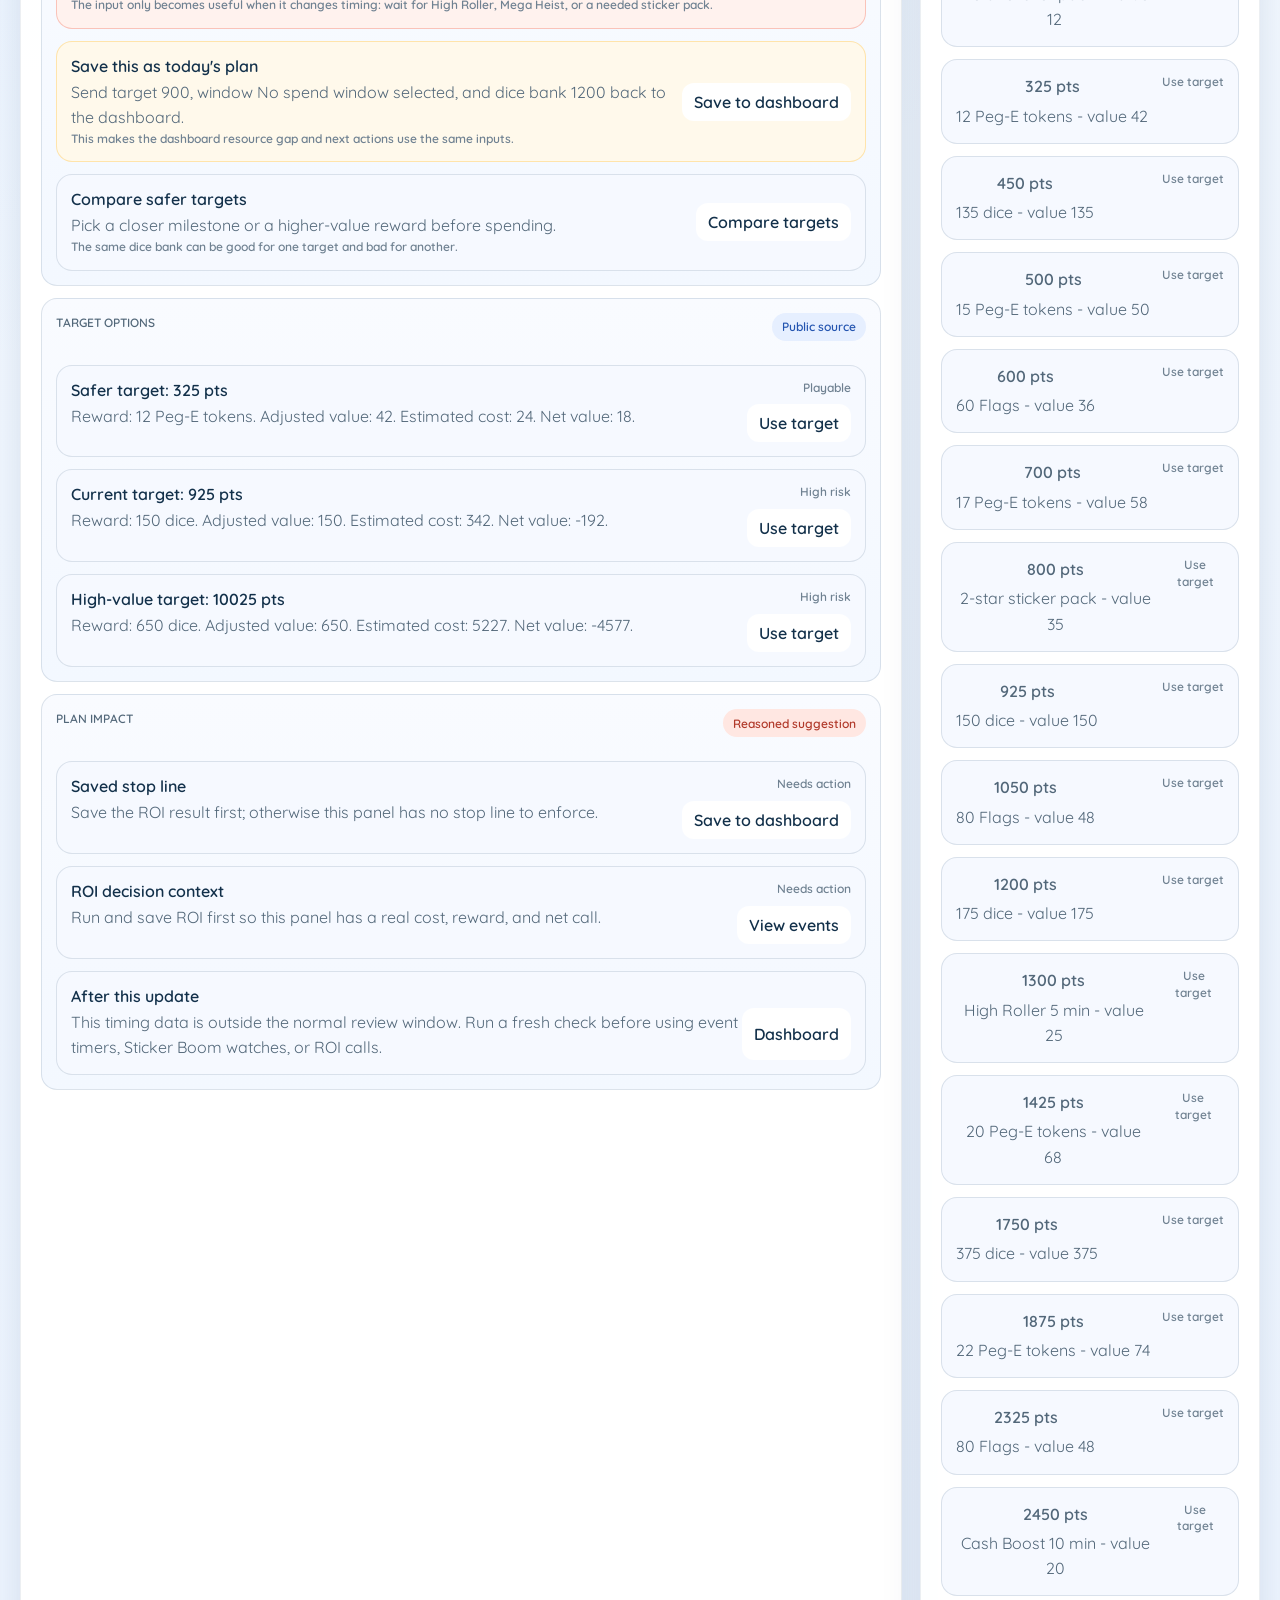
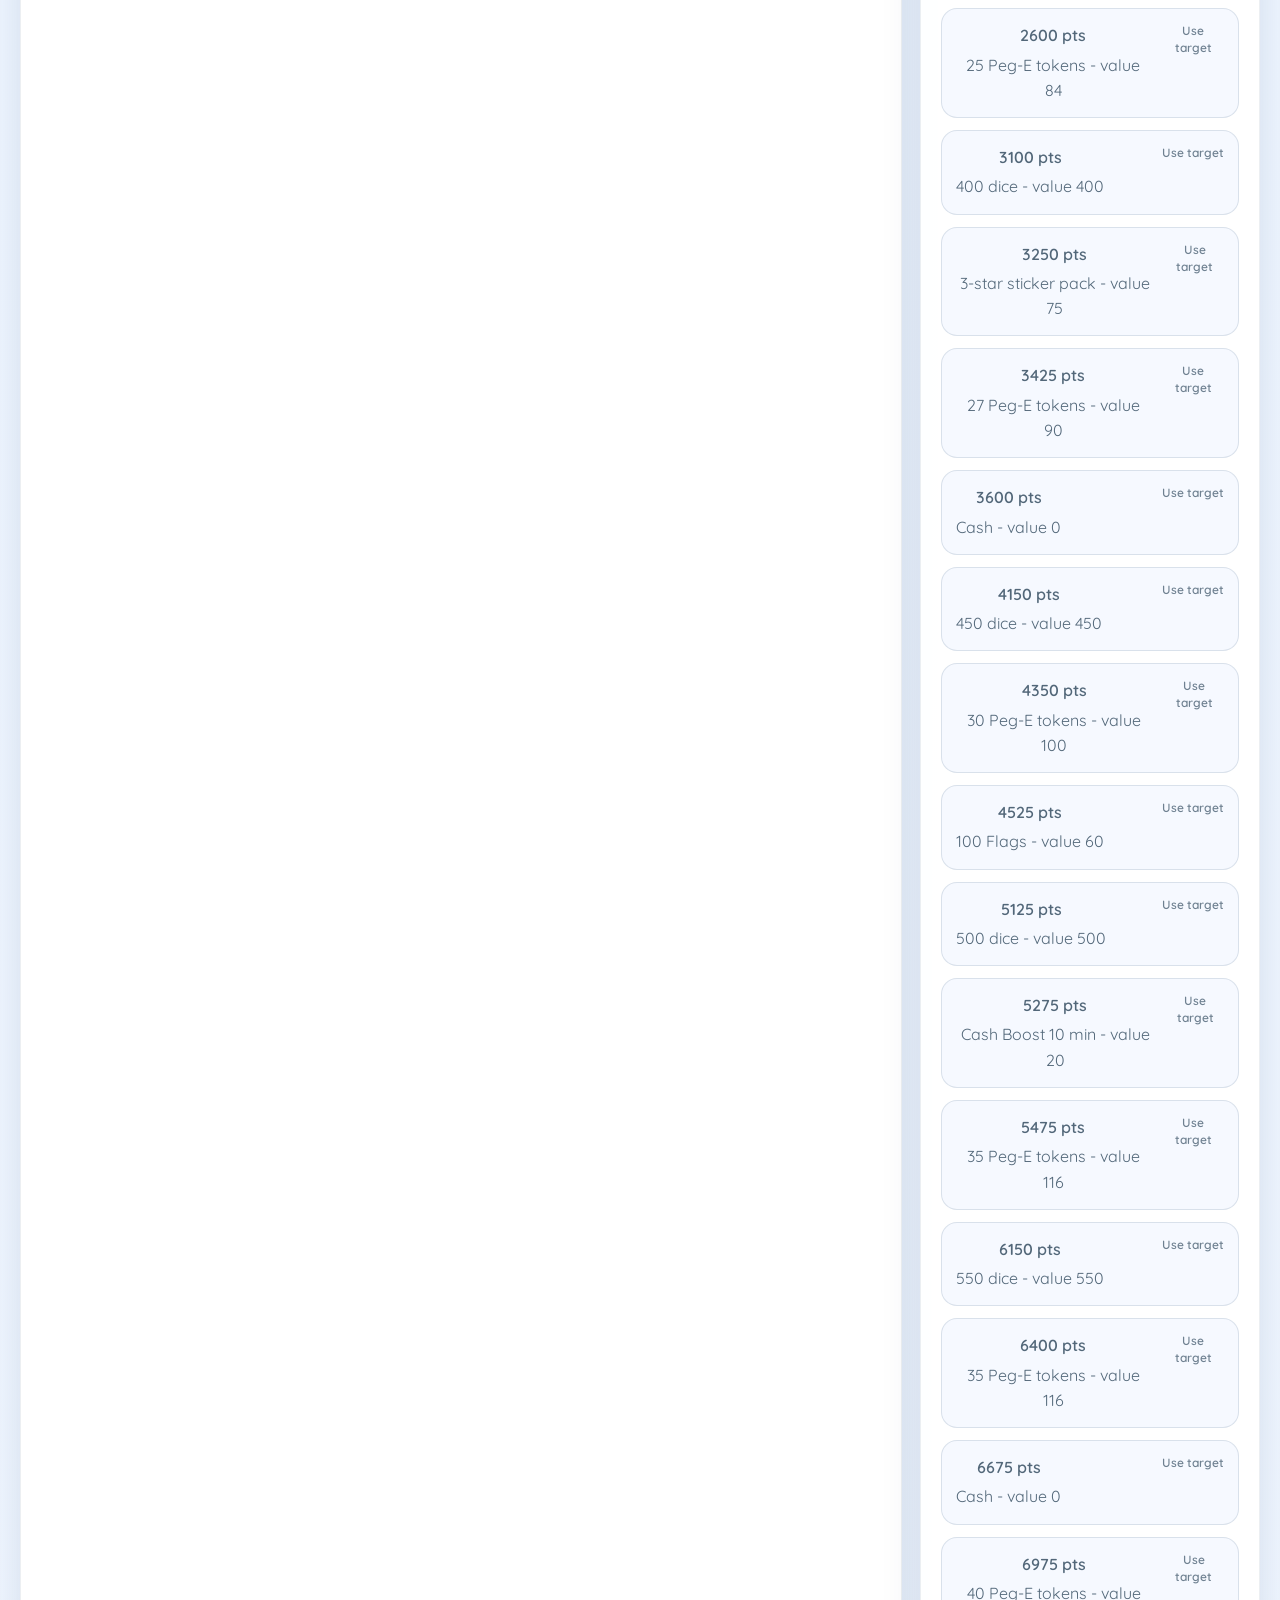
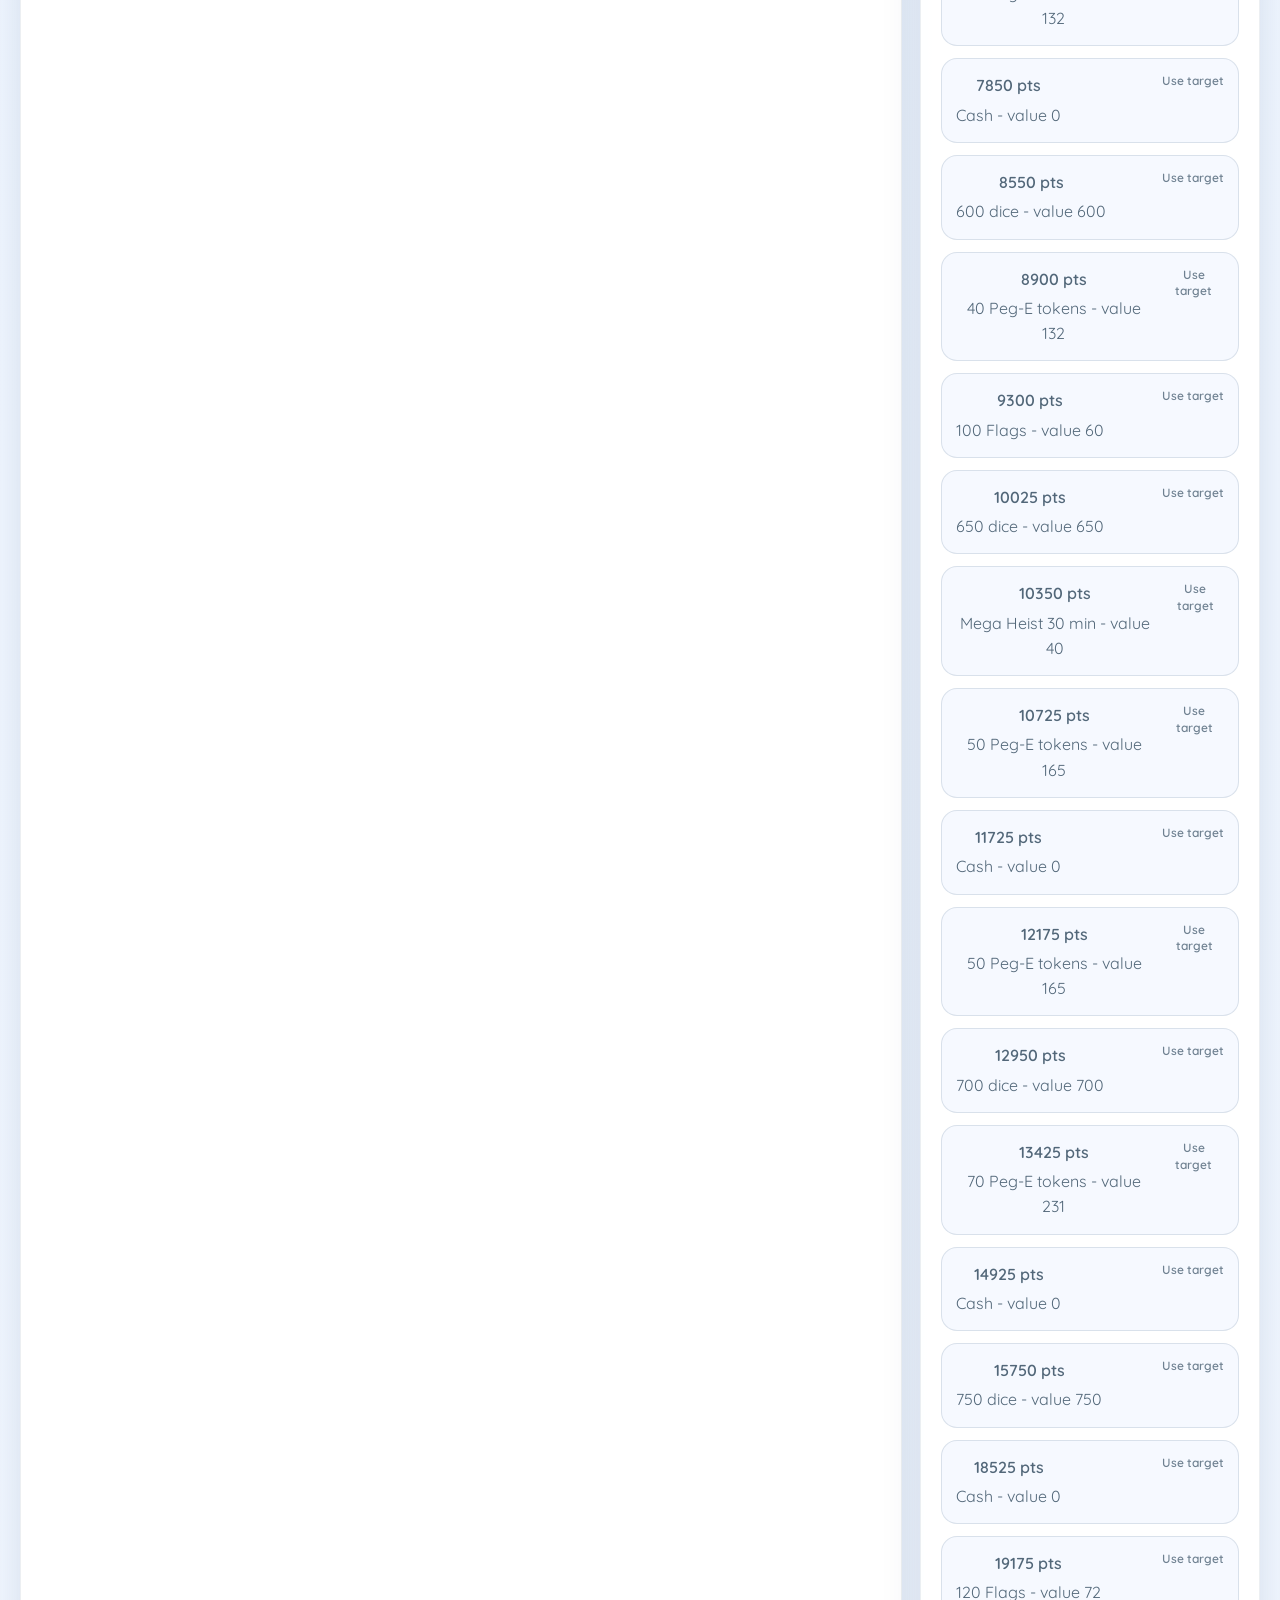
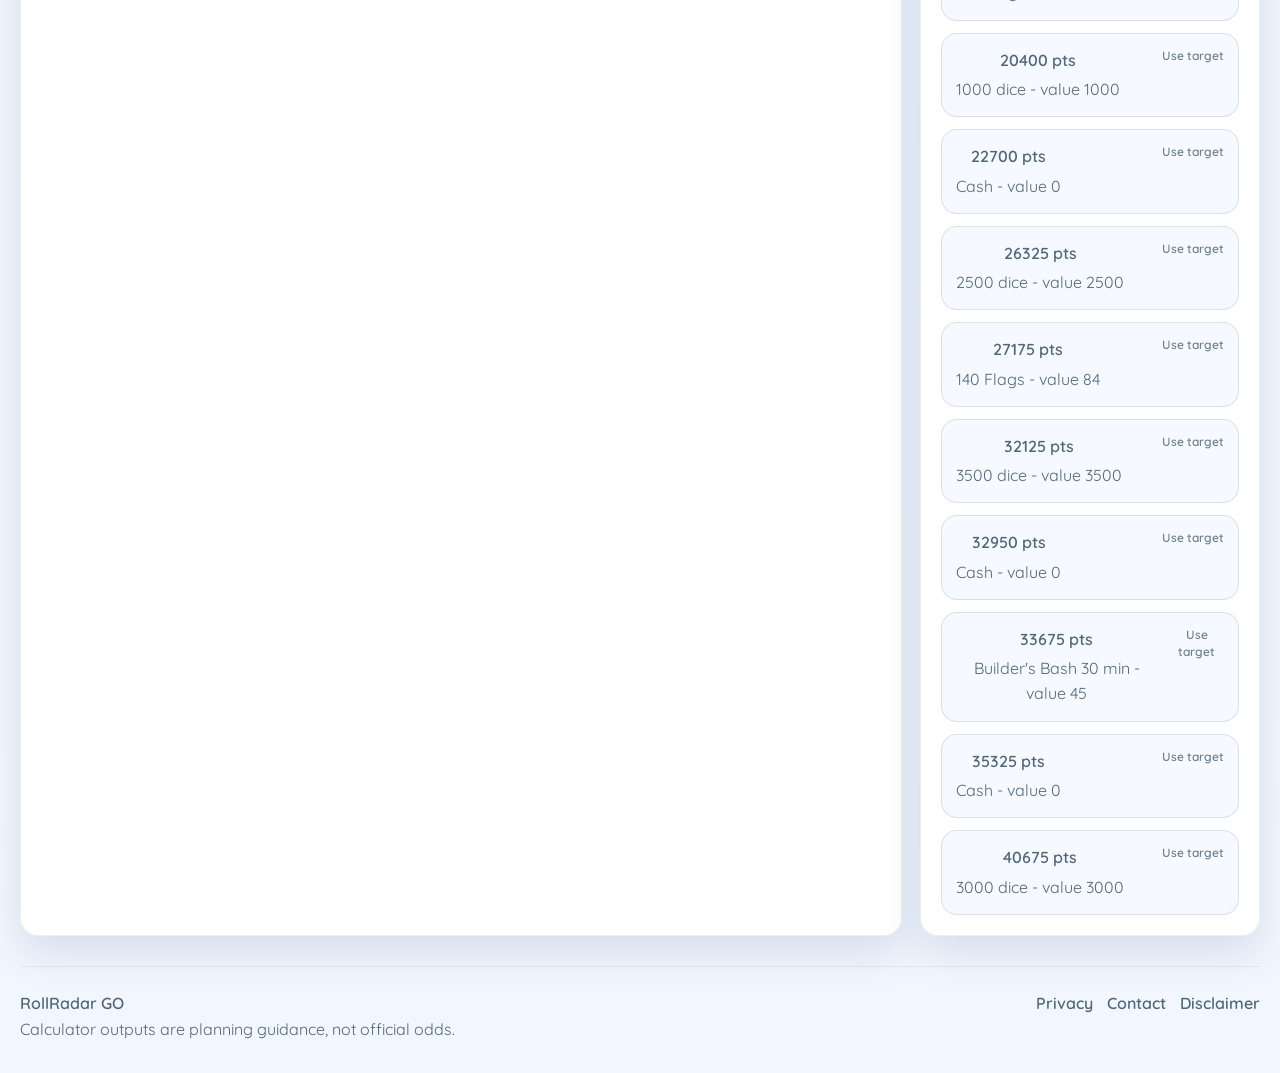
<file: pages/roi-calculator.html>
<!doctype html>
<html lang="en">
  <head>
    <meta charset="utf-8">
    <meta name="viewport" content="width=device-width, initial-scale=1">
    <title>Monopoly GO Dice ROI and Milestone Calculator - RollRadar GO</title>
    <meta name="description" content="Estimate Monopoly GO milestone dice cost, reward value, push-or-stop decisions, and boost timing for event planning.">
    <meta name="robots" content="index,follow">
    <link rel="canonical" href="https://rich20.top/pages/roi-calculator.html">
    <meta property="og:title" content="Monopoly GO Dice ROI Calculator">
    <meta property="og:description" content="Calculate whether to push, wait, or stop before spending dice on event milestones.">
    <meta property="og:url" content="https://rich20.top/pages/roi-calculator.html">
    <meta property="og:image" content="https://rich20.top/assets/og-cover.svg">
    <meta name="twitter:card" content="summary_large_image">
    <script src="../assets/js/config.js"></script>
    <script src="../assets/js/ad-bootstrap.js"></script>
    <link rel="icon" href="../assets/favicon.svg" type="image/svg+xml">
    <link rel="stylesheet" href="../assets/css/styles.css">
    <script src="../assets/js/seed-data.js"></script>
  </head>
  <body>
    <header class="site-header">
      <nav class="nav-shell" aria-label="Primary navigation">
        <a class="brand" href="../index.html"><span class="brand-mark">RR</span><span><strong data-i18n="siteName">RollRadar GO</strong><small data-i18n="brandTagline">Monopoly GO tools</small></span></a>
        <div class="nav-links"><a href="../index.html" data-i18n="navDashboard">Dashboard</a><a href="free-dice.html" data-i18n="navDice">Dice</a><a href="events.html" data-i18n="navEvents">Events</a><a href="stickers.html" data-i18n="navStickers">Stickers</a></div>
        <label class="language-switch"><span data-i18n="language">Language</span><select id="languageSelect"><option value="en">EN</option><option value="zh-CN">简中</option><option value="zh-TW">繁中</option></select></label>
      </nav>
    </header>
    <main>
      <section class="page-hero">
        <div class="section-shell">
          <p class="eyebrow" data-i18n="stopOrPush">Stop or push</p>
          <h1 data-i18n="roiPageTitle">Dice ROI and Milestone Calculator</h1>
          <p data-i18n="roiPageCopy">Enter your dice bank, current event points, target milestone, and roll multiplier. The calculator estimates whether the next push is worth it.</p>
          <div class="chip-row">
            <span class="source-pill source-inference" data-i18n="roiHeroChip1">Most useful after claiming dice</span>
            <span class="source-pill source-public" data-i18n="roiHeroChip2">Save result back to dashboard</span>
            <span class="source-pill source-community" data-i18n="roiHeroChip3">Set a stop line, not just a target</span>
          </div>
        </div>
      </section>
      <section class="ad-slot" aria-label="Advertisement" data-ad-key="roi-inline"><span data-i18n="adLabel">Advertisement</span><div class="ad-slot-frame" data-ad-mount></div></section>
      <section class="section-shell tool-grid mobile-aside-first">
        <article class="tool-card">
          <form id="roiForm" class="planner-form">
            <label><span data-i18n="diceBank">Dice bank</span><input id="roiDice" type="number" min="0" inputmode="numeric" value="1200"></label>
            <label><span data-i18n="currentPoints">Current points</span><input id="roiCurrent" type="number" min="0" inputmode="numeric" value="300"></label>
            <label><span data-i18n="targetLevel">Target milestone points</span><input id="roiTarget" type="number" min="0" inputmode="numeric" value="900"></label>
            <label><span data-i18n="multiplier">Roll multiplier</span><input id="roiMultiplier" type="number" min="1" inputmode="numeric" value="10"></label>
            <label><span data-i18n="roiWindow">Spend window</span><select id="roiWindowSelect"></select></label>
            <label><span data-i18n="boardState">Board position</span><select id="roiBoardState"><option value="neutral" data-i18n="boardNeutral">Neutral</option><option value="good" data-i18n="boardGood">Near scoring tiles</option><option value="bad" data-i18n="boardBad">Poor tile setup</option></select></label>
            <label><span data-i18n="boostState">Boost state</span><select id="roiBoostState"><option value="none" data-i18n="boostNone">No boost</option><option value="boost" data-i18n="boostActive">Helpful boost active</option><option value="watch" data-i18n="boostWatch">Waiting for boost</option></select></label>
            <div id="roiResult" class="mini-item calculator-result"></div>
            <div id="roiContextPanel" class="decision-meter" aria-label="ROI decision context"></div>
            <div class="workflow-panel">
              <div class="card-head">
                <p class="eyebrow" data-i18n="roiDecisionPlan">Decision plan</p>
                <span class="source-pill source-inference" data-source-label="inference">Reasoned suggestion</span>
              </div>
              <div id="roiDecisionPlan" class="action-feed"></div>
            </div>
            <div class="workflow-panel">
              <div class="card-head">
                <p class="eyebrow" data-i18n="roiTargets">Target options</p>
                <span class="source-pill source-public" data-source-label="public">Public source</span>
              </div>
              <div id="roiTargetOptions" class="result-list"></div>
            </div>
            <div class="workflow-panel">
              <div class="card-head">
                <p class="eyebrow" data-i18n="impactPanel">Plan impact</p>
                <span class="source-pill source-inference" data-source-label="inference">Reasoned suggestion</span>
              </div>
              <div id="roiImpactPanel" class="result-list"></div>
            </div>
          </form>
        </article>
        <aside class="tool-card">
          <p class="eyebrow" data-i18n="milestoneReference">Milestone reference</p>
          <h2 data-i18n="rewardValueTable">Reward value table</h2>
          <p data-i18n="milestoneCopy">Use the full public Puppet Party ladder to choose a realistic stop point. Deep milestones can change by region or late corrections, so verify expensive targets in game before spending dice.</p>
          <div id="milestoneList" class="result-list"></div>
        </aside>
      </section>
    </main>
    <footer class="site-footer"><div><strong>RollRadar GO</strong><p data-i18n="roiFooterCopy">Calculator outputs are planning guidance, not official odds.</p></div><nav><a href="privacy.html" data-i18n="privacy">Privacy</a><a href="contact.html" data-i18n="contact">Contact</a><a href="disclaimer.html" data-i18n="disclaimer">Disclaimer</a></nav></footer>
    <nav class="mobile-tabbar" aria-label="Mobile quick navigation">
      <a href="../index.html#dashboard" data-i18n="navDashboard">Dashboard</a>
      <a href="free-dice.html" data-i18n="navDice">Dice</a>
      <a href="events.html" data-i18n="navEvents">Events</a>
      <a href="stickers.html" data-i18n="navStickers">Stickers</a>
      <a class="is-active" href="roi-calculator.html" data-i18n="roiTool">ROI</a>
    </nav>
    <script src="../assets/js/app.js"></script>
  </body>
</html>
</file>
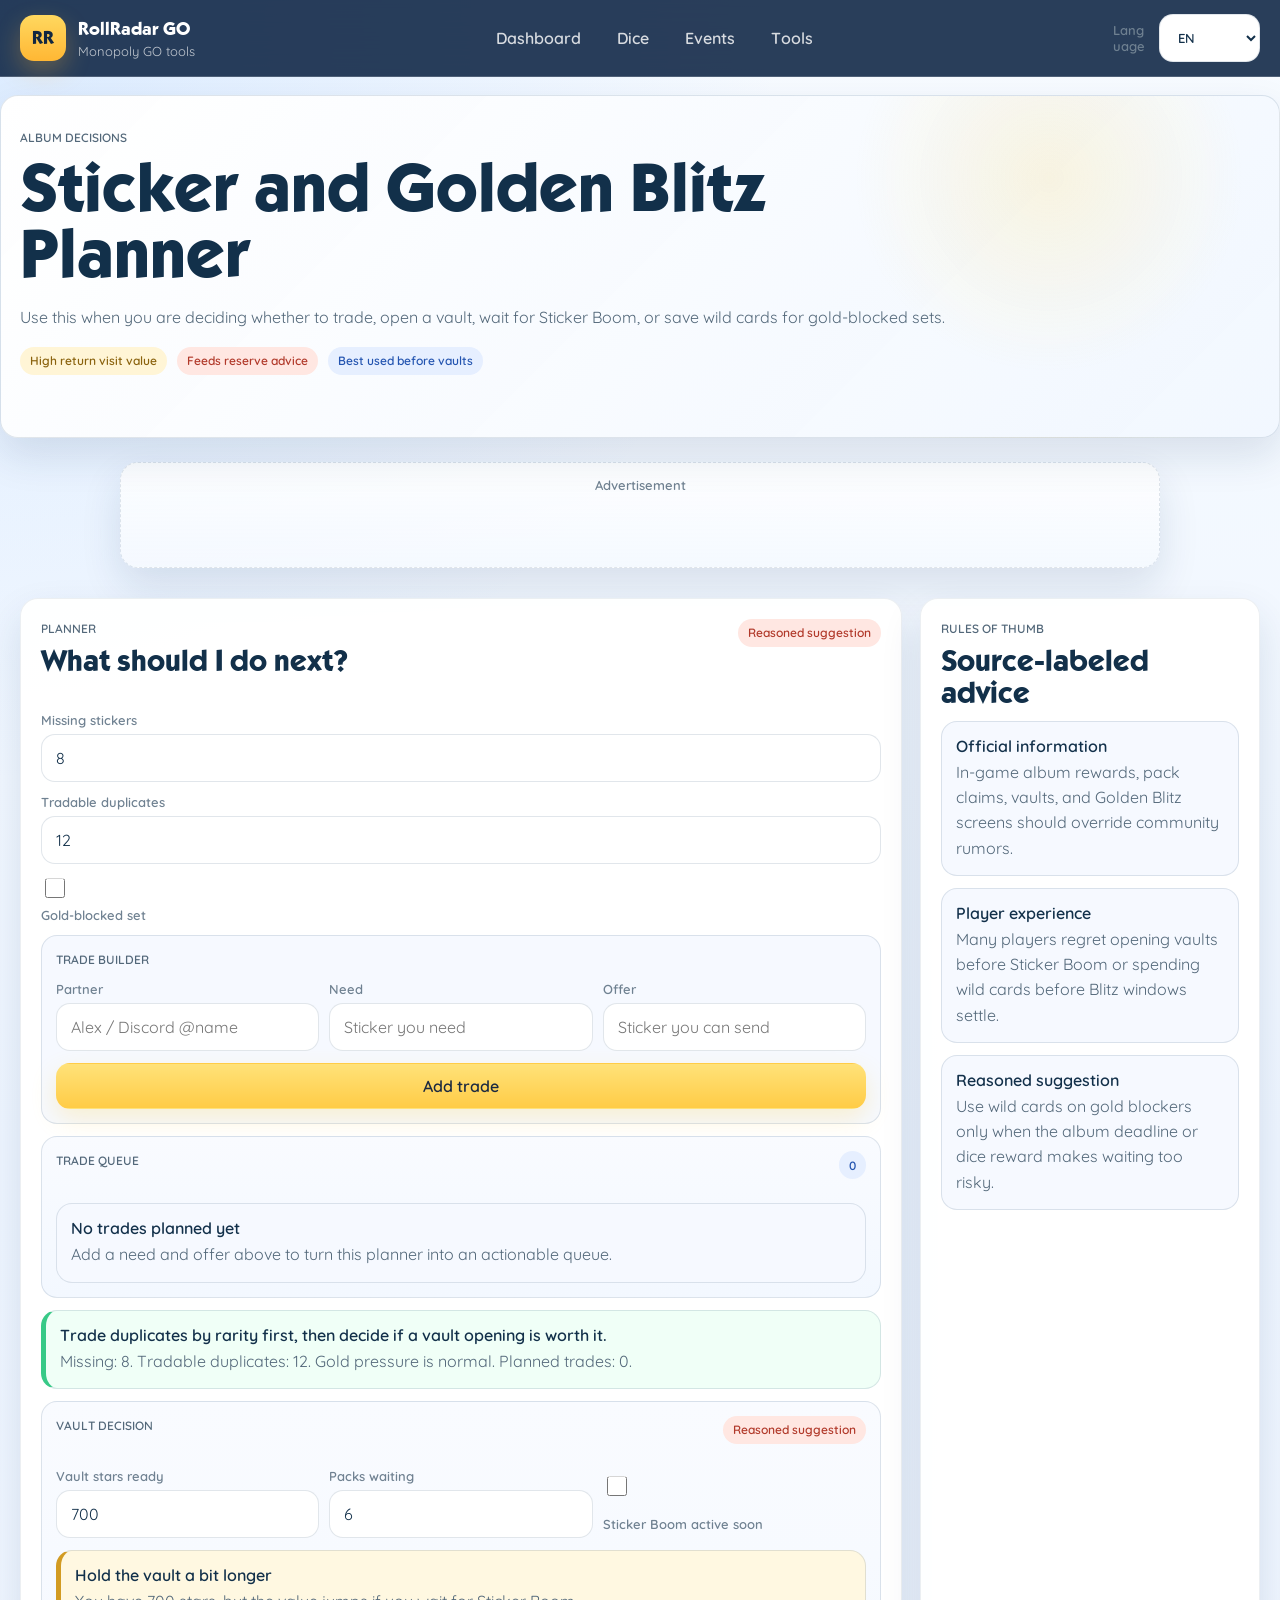
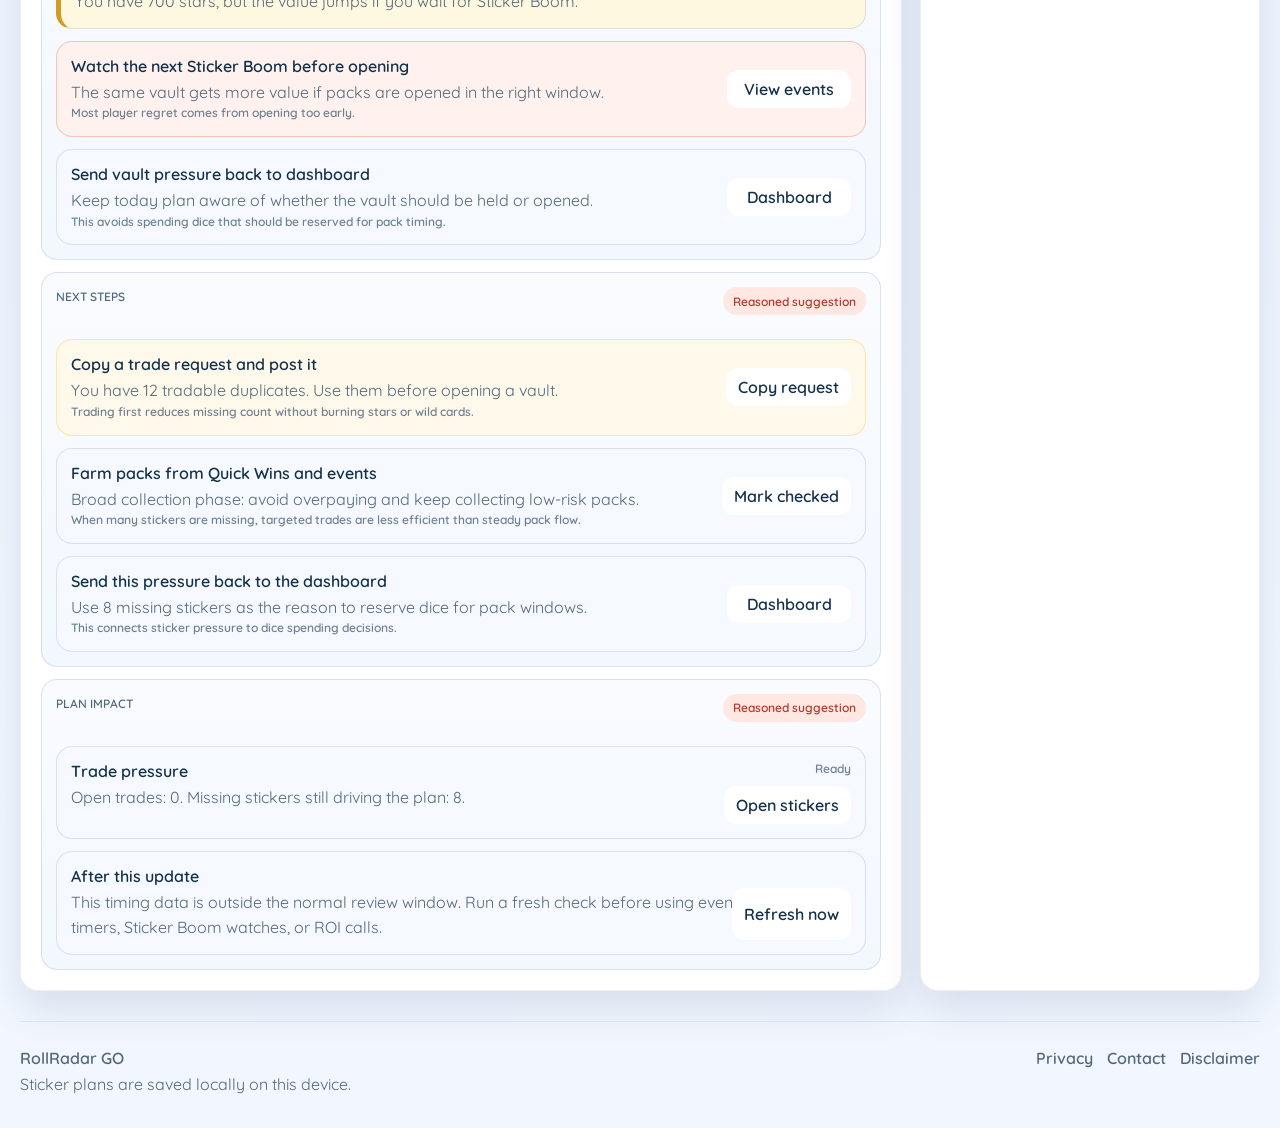
<file: pages/stickers.html>
<!doctype html>
<html lang="en">
  <head>
    <meta charset="utf-8">
    <meta name="viewport" content="width=device-width, initial-scale=1">
    <title>Monopoly GO Sticker and Golden Blitz Planner - RollRadar GO</title>
    <meta name="description" content="Plan Monopoly GO sticker trades, Golden Blitz decisions, wild card timing, vault openings, and album completion priorities.">
    <meta name="robots" content="index,follow">
    <link rel="canonical" href="https://rich20.top/pages/stickers.html">
    <meta property="og:title" content="Monopoly GO Sticker and Golden Blitz Planner">
    <meta property="og:description" content="Track missing stickers, gold-blocked status, trade notes, and vault timing advice.">
    <meta property="og:url" content="https://rich20.top/pages/stickers.html">
    <meta property="og:image" content="https://rich20.top/assets/og-cover.svg">
    <meta name="twitter:card" content="summary_large_image">
    <script src="../assets/js/config.js"></script>
    <script src="../assets/js/ad-bootstrap.js"></script>
    <link rel="icon" href="../assets/favicon.svg" type="image/svg+xml">
    <link rel="stylesheet" href="../assets/css/styles.css">
    <script src="../assets/js/seed-data.js"></script>
  </head>
  <body>
    <header class="site-header">
      <nav class="nav-shell" aria-label="Primary navigation">
        <a class="brand" href="../index.html"><span class="brand-mark">RR</span><span><strong data-i18n="siteName">RollRadar GO</strong><small data-i18n="brandTagline">Monopoly GO tools</small></span></a>
        <div class="nav-links"><a href="../index.html" data-i18n="navDashboard">Dashboard</a><a href="free-dice.html" data-i18n="navDice">Dice</a><a href="events.html" data-i18n="navEvents">Events</a><a href="roi-calculator.html" data-i18n="navTools">Tools</a></div>
        <label class="language-switch"><span data-i18n="language">Language</span><select id="languageSelect"><option value="en">EN</option><option value="zh-CN">简中</option><option value="zh-TW">繁中</option></select></label>
      </nav>
    </header>
    <main>
      <section class="page-hero">
        <div class="section-shell">
          <p class="eyebrow" data-i18n="albumDecisions">Album decisions</p>
          <h1 data-i18n="stickersPageTitle">Sticker and Golden Blitz Planner</h1>
          <p data-i18n="stickersPageCopy">Use this when you are deciding whether to trade, open a vault, wait for Sticker Boom, or save wild cards for gold-blocked sets.</p>
          <div class="chip-row">
            <span class="source-pill source-community" data-i18n="stickersHeroChip1">High return visit value</span>
            <span class="source-pill source-inference" data-i18n="stickersHeroChip2">Feeds reserve advice</span>
            <span class="source-pill source-public" data-i18n="stickersHeroChip3">Best used before vaults</span>
          </div>
        </div>
      </section>
      <section class="ad-slot" aria-label="Advertisement" data-ad-key="stickers-inline"><span data-i18n="adLabel">Advertisement</span><div class="ad-slot-frame" data-ad-mount></div></section>
      <section class="section-shell tool-grid mobile-aside-first">
        <article class="tool-card">
          <form id="stickerPlanner" class="planner-form">
            <div class="card-head"><div><p class="eyebrow" data-i18n="planner">Planner</p><h2 data-i18n="whatNext">What should I do next?</h2></div><span class="source-pill source-inference" data-source-label="inference">Reasoned suggestion</span></div>
            <label><span data-i18n="stickerMissing">Missing stickers</span><input id="plannerMissing" type="number" min="0" inputmode="numeric" value="8"></label>
            <label><span data-i18n="tradableDupes">Tradable duplicates</span><input id="plannerDupes" type="number" min="0" inputmode="numeric" value="12"></label>
            <label class="check-row"><input id="plannerGold" type="checkbox"><span data-i18n="goldBlockedSet">Gold-blocked set</span></label>
            <div class="trade-builder">
              <p class="eyebrow" data-i18n="tradeBuilder">Trade builder</p>
              <div class="trade-grid">
                <label><span data-i18n="tradePartner">Partner</span><input id="tradePartner" type="text" autocomplete="off" data-i18n-placeholder="tradePartnerPlaceholder" placeholder="Alex / Discord @name"></label>
                <label><span data-i18n="tradeNeed">Need</span><input id="tradeNeed" type="text" autocomplete="off" data-i18n-placeholder="tradeNeedPlaceholder" placeholder="Sticker you need"></label>
                <label><span data-i18n="tradeOffer">Offer</span><input id="tradeOffer" type="text" autocomplete="off" data-i18n-placeholder="tradeOfferPlaceholder" placeholder="Sticker you can send"></label>
              </div>
              <button class="btn primary" id="addTradeBtn" type="button" data-i18n="addTrade">Add trade</button>
            </div>
            <div class="workflow-panel">
              <div class="card-head">
                <p class="eyebrow" data-i18n="tradeQueue">Trade queue</p>
                <span id="tradeQueueCount" class="source-pill source-public">0</span>
              </div>
              <div id="tradeQueueList" class="result-list"></div>
            </div>
            <div id="stickerResult" class="mini-item calculator-result"></div>
            <div class="workflow-panel">
              <div class="card-head">
                <p class="eyebrow" data-i18n="vaultDecision">Vault decision</p>
                <span class="source-pill source-inference" data-source-label="inference">Reasoned suggestion</span>
              </div>
              <div class="trade-grid">
                <label><span data-i18n="vaultStars">Vault stars ready</span><input id="vaultStars" type="number" min="0" inputmode="numeric" value="700"></label>
                <label><span data-i18n="packBacklog">Packs waiting</span><input id="packBacklog" type="number" min="0" inputmode="numeric" value="6"></label>
                <label class="check-row"><input id="stickerBoomReady" type="checkbox"><span data-i18n="stickerBoomReady">Sticker Boom active soon</span></label>
              </div>
              <div id="vaultDecisionResult" class="mini-item calculator-result"></div>
              <div id="vaultDecisionSteps" class="action-feed"></div>
            </div>
            <div class="workflow-panel">
              <div class="card-head">
                <p class="eyebrow" data-i18n="stickerNextSteps">Next steps</p>
                <span class="source-pill source-inference" data-source-label="inference">Reasoned suggestion</span>
              </div>
              <div id="stickerNextSteps" class="action-feed"></div>
            </div>
            <div class="workflow-panel">
              <div class="card-head">
                <p class="eyebrow" data-i18n="impactPanel">Plan impact</p>
                <span class="source-pill source-inference" data-source-label="inference">Reasoned suggestion</span>
              </div>
              <div id="stickerImpactPanel" class="result-list"></div>
            </div>
          </form>
        </article>
        <aside class="tool-card">
          <p class="eyebrow" data-i18n="rulesThumb">Rules of thumb</p>
          <h2 data-i18n="sourceAdvice">Source-labeled advice</h2>
          <div class="sticker-list">
            <div class="mini-item"><strong data-i18n="official">Official information</strong><span data-i18n="sourceOfficialAdviceCopy">In-game album rewards, pack claims, vaults, and Golden Blitz screens should override community rumors.</span></div>
            <div class="mini-item"><strong data-i18n="community">Player experience</strong><span data-i18n="sourceCommunityAdviceCopy">Many players regret opening vaults before Sticker Boom or spending wild cards before Blitz windows settle.</span></div>
            <div class="mini-item"><strong data-i18n="inference">Reasoned suggestion</strong><span data-i18n="sourceInferenceAdviceCopy">Use wild cards on gold blockers only when the album deadline or dice reward makes waiting too risky.</span></div>
          </div>
        </aside>
      </section>
    </main>
    <footer class="site-footer"><div><strong>RollRadar GO</strong><p data-i18n="stickersFooterCopy">Sticker plans are saved locally on this device.</p></div><nav><a href="privacy.html" data-i18n="privacy">Privacy</a><a href="contact.html" data-i18n="contact">Contact</a><a href="disclaimer.html" data-i18n="disclaimer">Disclaimer</a></nav></footer>
    <nav class="mobile-tabbar" aria-label="Mobile quick navigation">
      <a href="../index.html#dashboard" data-i18n="navDashboard">Dashboard</a>
      <a href="free-dice.html" data-i18n="navDice">Dice</a>
      <a href="events.html" data-i18n="navEvents">Events</a>
      <a class="is-active" href="stickers.html" data-i18n="navStickers">Stickers</a>
      <a href="roi-calculator.html" data-i18n="roiTool">ROI</a>
    </nav>
    <script src="../assets/js/app.js"></script>
  </body>
</html>
</file>
<file: assets/css/styles.css>
@font-face {
  font-family: "RollRadar Display";
  src: url("../fonts/kabel-bold.ttf") format("truetype");
  font-weight: 700;
  font-style: normal;
  font-display: swap;
}

@font-face {
  font-family: "RollRadar Sans";
  src: url("../fonts/quicksand-regular.ttf") format("truetype");
  font-weight: 400;
  font-style: normal;
  font-display: swap;
}

@font-face {
  font-family: "RollRadar Sans";
  src: url("../fonts/quicksand-semibold.ttf") format("truetype");
  font-weight: 700;
  font-style: normal;
  font-display: swap;
}

:root {
  --bg: #eef5ff;
  --bg-deep: #0a3163;
  --paper: #ffffff;
  --paper-soft: #f6f9ff;
  --surface: rgba(255, 255, 255, 0.92);
  --surface-strong: rgba(10, 49, 99, 0.88);
  --line: rgba(15, 51, 89, 0.12);
  --line-strong: rgba(15, 51, 89, 0.2);
  --ink: #12304a;
  --ink-soft: #526779;
  --ink-faint: #6f8191;
  --gold: #ffd759;
  --gold-deep: #d29b22;
  --teal: #2fe1c4;
  --blue: #4a7bff;
  --red: #ef6a58;
  --green: #38c987;
  --shadow-lg: 0 32px 70px rgba(15, 47, 91, 0.16);
  --shadow-md: 0 18px 40px rgba(15, 47, 91, 0.12);
  --shadow-sm: 0 10px 24px rgba(15, 47, 91, 0.08);
  color-scheme: light;
}

* {
  box-sizing: border-box;
}

html {
  scroll-behavior: smooth;
}

body {
  margin: 0;
  min-width: 320px;
  background:
    radial-gradient(circle at top left, rgba(92, 163, 255, 0.18), transparent 26%),
    linear-gradient(180deg, #f7fbff 0%, var(--bg) 42%, #f2f7ff 100%);
  color: var(--ink);
  font-family: "RollRadar Sans", Inter, ui-sans-serif, system-ui, -apple-system, BlinkMacSystemFont, "Segoe UI", sans-serif;
}

p,
span,
small,
strong,
h1,
h2,
h3,
a,
button,
label {
  overflow-wrap: anywhere;
  word-break: break-word;
  min-width: 0;
}

a {
  color: inherit;
  text-decoration: none;
}

button,
input,
select,
textarea {
  font: inherit;
}

button {
  cursor: pointer;
}

img {
  display: block;
  max-width: 100%;
}

.skip-link {
  position: absolute;
  left: 16px;
  top: -56px;
  z-index: 25;
  border-radius: 12px;
  background: var(--bg-deep);
  color: #fff;
  padding: 10px 14px;
}

.skip-link:focus {
  top: 14px;
}

.site-header {
  position: sticky;
  top: 0;
  z-index: 20;
  border-bottom: 1px solid rgba(255, 255, 255, 0.18);
  background: rgba(7, 31, 63, 0.86);
  backdrop-filter: blur(16px);
}

.nav-shell,
.section-shell,
.site-footer {
  width: min(1240px, calc(100% - 36px));
  margin: 0 auto;
}

.nav-shell {
  display: flex;
  align-items: center;
  gap: 18px;
  justify-content: space-between;
  padding: 14px 0;
}

.brand {
  display: inline-flex;
  align-items: center;
  gap: 12px;
  min-width: max-content;
  color: #fff;
}

.brand-mark {
  display: grid;
  width: 46px;
  height: 46px;
  place-items: center;
  border-radius: 14px;
  background: linear-gradient(180deg, #ffd85f 0%, #ffb734 100%);
  color: #112741;
  font-family: "RollRadar Display", sans-serif;
  font-size: 1.15rem;
  box-shadow: 0 10px 24px rgba(255, 183, 52, 0.28);
}

.brand strong {
  display: block;
  font-family: "RollRadar Display", sans-serif;
  font-size: 1.12rem;
}

.brand small {
  display: block;
  margin-top: 1px;
  color: rgba(255, 255, 255, 0.72);
  font-size: 0.8rem;
}

.nav-links {
  display: flex;
  align-items: center;
  gap: 8px;
  flex: 1;
  justify-content: center;
}

.nav-links a {
  border-radius: 999px;
  color: rgba(255, 255, 255, 0.82);
  font-weight: 700;
  padding: 10px 14px;
  transition: background-color 120ms ease, color 120ms ease, transform 120ms ease;
}

.nav-links a:hover,
.nav-links a:focus-visible,
.mobile-tabbar a.is-active {
  background: rgba(255, 255, 255, 0.12);
  color: #fff;
}

.language-switch {
  display: inline-flex;
  align-items: center;
  gap: 8px;
  color: rgba(255, 255, 255, 0.82);
  font-size: 0.82rem;
  font-weight: 700;
}

input,
select,
textarea {
  width: 100%;
  min-height: 48px;
  border: 1px solid var(--line);
  border-radius: 14px;
  background: #fff;
  color: var(--ink);
  padding: 12px 14px;
  box-shadow: inset 0 1px 0 rgba(255, 255, 255, 0.7);
}

input:focus-visible,
select:focus-visible,
textarea:focus-visible,
button:focus-visible,
a:focus-visible {
  outline: 3px solid rgba(74, 123, 255, 0.24);
  outline-offset: 2px;
}

.hero-band {
  position: relative;
  overflow: hidden;
  background:
    radial-gradient(circle at 80% 18%, rgba(255, 212, 91, 0.3), transparent 22%),
    radial-gradient(circle at 15% 20%, rgba(47, 225, 196, 0.22), transparent 18%),
    linear-gradient(135deg, #0b2b57 0%, #155393 45%, #0d74b6 100%);
  color: #fff;
}

.hero-band::after {
  content: "";
  position: absolute;
  inset: auto 0 0;
  height: 120px;
  background: linear-gradient(180deg, rgba(255, 255, 255, 0), rgba(240, 246, 255, 0.9));
  pointer-events: none;
}

.hero-shell {
  position: relative;
  z-index: 1;
  display: grid;
  grid-template-columns: minmax(0, 0.9fr) minmax(360px, 0.76fr);
  align-items: start;
  gap: 26px;
  width: min(1240px, calc(100% - 36px));
  margin: 0 auto;
  min-height: 560px;
  padding: 34px 0 44px;
}

.hero-copy h1,
.page-hero h1,
.tool-card h2 {
  font-family: "RollRadar Display", sans-serif;
  letter-spacing: 0;
}

.hero-copy h1 {
  max-width: 13ch;
  margin: 10px 0 16px;
  font-size: clamp(2.5rem, 4.7vw, 4.6rem);
  line-height: 0.98;
}

.hero-copy p {
  max-width: 640px;
  margin: 0;
  color: rgba(255, 255, 255, 0.86);
  font-size: 1.06rem;
  line-height: 1.65;
  overflow-wrap: anywhere;
  word-break: break-word;
}

.hero-actions {
  display: flex;
  flex-wrap: wrap;
  gap: 12px;
  margin-top: 26px;
}

.command-strip {
  display: grid;
  grid-template-columns: repeat(3, minmax(0, 1fr));
  gap: 10px;
  margin-top: 18px;
}

.command-pill {
  position: relative;
  min-width: 0;
  overflow: hidden;
  border: 1px solid rgba(255, 255, 255, 0.16);
  border-radius: 16px;
  padding: 13px 14px;
  background: rgba(7, 27, 55, 0.58);
  box-shadow: 0 14px 28px rgba(4, 20, 43, 0.12);
}

.command-pill::before {
  content: "";
  position: absolute;
  inset: 0 auto 0 0;
  width: 5px;
  background: var(--gold);
}

.command-pill small,
.command-pill strong,
.command-pill span {
  display: block;
  min-width: 0;
}

.command-pill small {
  color: rgba(255, 255, 255, 0.7);
  font-size: 0.68rem;
  font-weight: 700;
  text-transform: uppercase;
}

.command-pill strong {
  margin-top: 4px;
  color: #fff;
  font-family: "RollRadar Display", sans-serif;
  font-size: 1rem;
  line-height: 1.08;
}

.command-pill span {
  margin-top: 4px;
  color: rgba(255, 255, 255, 0.76);
  font-size: 0.8rem;
  line-height: 1.35;
}

.command-pill.tone-good::before {
  background: var(--teal);
}

.command-pill.tone-warn::before {
  background: var(--gold);
}

.command-pill.tone-hot::before {
  background: var(--red);
}

.btn {
  display: inline-flex;
  align-items: center;
  justify-content: center;
  min-height: 46px;
  border: 1px solid transparent;
  border-radius: 14px;
  background: #fff;
  color: var(--ink);
  font-weight: 700;
  padding: 10px 16px;
  transition: transform 120ms ease, box-shadow 120ms ease, background-color 120ms ease;
}

.btn:hover,
.btn:focus-visible {
  transform: translateY(-1px);
}

.btn.primary {
  background: linear-gradient(180deg, #ffe279 0%, #ffcc46 100%);
  box-shadow: 0 10px 24px rgba(255, 207, 72, 0.24);
  color: #1b2940;
}

.btn.ghost {
  border-color: rgba(255, 255, 255, 0.22);
  background: rgba(255, 255, 255, 0.12);
  color: #fff;
}

.hero-guide {
  display: grid;
  grid-template-columns: repeat(3, minmax(0, 1fr));
  gap: 12px;
  margin-top: 22px;
}

.guide-card,
.tool-card,
.hero-panel,
.seo-tile,
.page-hero,
.ad-slot {
  border: 1px solid rgba(255, 255, 255, 0.12);
  border-radius: 18px;
  box-shadow: var(--shadow-md);
}

.guide-card {
  display: grid;
  min-height: 156px;
  align-content: start;
  gap: 8px;
  padding: 15px;
  background: rgba(255, 255, 255, 0.12);
  backdrop-filter: blur(10px);
}

.guide-step {
  margin: 0;
  color: var(--gold);
  font-family: "RollRadar Display", sans-serif;
  font-size: 1.1rem;
}

.guide-card strong {
  display: block;
  margin-bottom: 0;
}

.guide-card span,
.hero-mini-note span {
  color: rgba(255, 255, 255, 0.76);
  font-size: 0.92rem;
  line-height: 1.5;
  overflow-wrap: anywhere;
  word-break: break-word;
}

.guide-card .mini-btn {
  align-self: end;
  justify-self: start;
  margin-top: 2px;
  border-color: rgba(255, 255, 255, 0.24);
  background: rgba(255, 255, 255, 0.14);
  color: #fff;
}

.guide-status {
  display: inline-flex;
  align-items: center;
  width: max-content;
  max-width: 100%;
  min-height: 24px;
  border-radius: 999px;
  padding: 3px 8px;
  background: rgba(255, 215, 89, 0.18);
  color: #ffe998;
  font-size: 0.72rem;
  font-weight: 700;
}

.guide-card.is-ready .guide-status {
  background: rgba(47, 225, 196, 0.18);
  color: #a8fff0;
}

.guide-card.is-urgent {
  border-color: rgba(255, 215, 89, 0.3);
  background: rgba(255, 255, 255, 0.16);
}

.hero-visual {
  display: grid;
  gap: 14px;
  min-width: 0;
  align-self: start;
}

.hero-image-card {
  position: relative;
  aspect-ratio: 16 / 9;
  max-height: 245px;
  overflow: hidden;
  border: 1px solid rgba(255, 255, 255, 0.18);
  border-radius: 18px;
  background: rgba(255, 255, 255, 0.06);
  box-shadow: 0 18px 38px rgba(4, 20, 43, 0.16);
}

.hero-image-card img {
  width: 100%;
  height: 100%;
  object-fit: cover;
  object-position: center;
}

.hero-image-overlay {
  position: absolute;
  right: 18px;
  bottom: 18px;
  display: grid;
  gap: 5px;
  width: min(44%, 360px);
  min-height: 96px;
  border: 1px solid rgba(138, 193, 255, 0.24);
  border-radius: 14px;
  padding: 16px;
  background: rgba(5, 31, 60, 0.84);
  color: #fff;
  box-shadow: 0 16px 32px rgba(4, 18, 38, 0.24);
}

.hero-image-overlay strong {
  font-size: 1rem;
}

.hero-image-overlay span {
  color: rgba(255, 255, 255, 0.78);
  font-size: 0.86rem;
  line-height: 1.42;
}

.hero-panel {
  padding: 17px 18px;
  background: rgba(7, 23, 47, 0.78);
  color: #fff;
  backdrop-filter: blur(14px);
}

.status-row,
.hero-metric,
.card-head,
.linked-item,
.action-item,
.dice-item,
.event-item {
  display: flex;
  justify-content: space-between;
  gap: 12px;
}

.status-row {
  align-items: center;
  border-bottom: 1px solid rgba(255, 255, 255, 0.14);
  padding-bottom: 14px;
  margin-bottom: 14px;
  color: rgba(255, 255, 255, 0.78);
  font-weight: 700;
}

.pulse {
  width: 10px;
  height: 10px;
  border-radius: 999px;
  background: var(--teal);
  box-shadow: 0 0 0 8px rgba(47, 225, 196, 0.18);
}

.hero-metric {
  align-items: center;
  padding: 12px 0;
}

.hero-metric + .hero-metric {
  border-top: 1px solid rgba(255, 255, 255, 0.12);
}

.hero-metric span {
  color: rgba(255, 255, 255, 0.72);
  font-weight: 700;
}

.hero-metric strong {
  font-size: 1.3rem;
}

.hero-mini-note {
  margin-top: 12px;
  border-top: 1px solid rgba(255, 255, 255, 0.12);
  padding-top: 14px;
}

.hero-mini-note strong {
  display: block;
  margin-bottom: 6px;
  font-size: 0.95rem;
}

.section-shell {
  margin: 30px auto;
}

.daily-session-card {
  display: grid;
  gap: 14px;
  border: 1px solid rgba(15, 51, 89, 0.1);
  border-radius: 18px;
  padding: 18px;
  background:
    linear-gradient(135deg, rgba(255, 255, 255, 0.98), rgba(242, 248, 255, 0.96)),
    linear-gradient(90deg, rgba(47, 225, 196, 0.1), rgba(255, 215, 89, 0.12));
  box-shadow: var(--shadow-md);
}

.session-head {
  display: flex;
  align-items: flex-start;
  justify-content: space-between;
  gap: 18px;
}

.session-head h2 {
  margin: 4px 0 6px;
  font-family: "RollRadar Display", sans-serif;
  font-size: clamp(1.35rem, 2.6vw, 2.1rem);
  line-height: 1.04;
}

.session-head p {
  margin: 0;
  color: var(--ink-soft);
  line-height: 1.45;
}

.session-score {
  display: grid;
  justify-items: end;
  min-width: 124px;
  border: 1px solid rgba(18, 48, 74, 0.1);
  border-radius: 16px;
  padding: 12px 14px;
  background: #fff;
  box-shadow: var(--shadow-sm);
}

.session-score strong {
  color: var(--ink);
  font-family: "RollRadar Display", sans-serif;
  font-size: 1.65rem;
  line-height: 1;
}

.session-score span {
  margin-top: 4px;
  color: var(--ink-faint);
  font-size: 0.78rem;
  font-weight: 700;
  text-align: right;
}

.session-progress {
  height: 12px;
  overflow: hidden;
  border-radius: 999px;
  background: rgba(18, 48, 74, 0.1);
}

.session-progress span {
  display: block;
  width: 4%;
  height: 100%;
  border-radius: inherit;
  background: linear-gradient(90deg, var(--blue), var(--teal), var(--gold));
  transition: width 160ms ease;
}

.session-grid {
  display: grid;
  grid-template-columns: repeat(5, minmax(0, 1fr));
  gap: 10px;
}

.session-step {
  display: grid;
  grid-template-rows: auto minmax(118px, 1fr) auto;
  gap: 9px;
  min-width: 0;
  border: 1px solid rgba(18, 48, 74, 0.1);
  border-radius: 16px;
  padding: 12px;
  background: #fff;
}

.session-step.is-done {
  border-color: rgba(56, 201, 135, 0.28);
  background: #f2fff8;
}

.session-index {
  display: grid;
  width: 32px;
  height: 32px;
  place-items: center;
  border-radius: 999px;
  background: #eef3ff;
  color: var(--blue);
  font-family: "RollRadar Display", sans-serif;
  font-size: 0.82rem;
}

.session-step.is-done .session-index {
  background: #dff8ed;
  color: #16734f;
}

.session-step strong,
.session-step span,
.session-step small {
  display: block;
}

.session-step strong {
  margin-bottom: 5px;
  line-height: 1.18;
}

.session-step span {
  color: var(--ink-soft);
  font-size: 0.86rem;
  line-height: 1.42;
}

.session-step small {
  margin-top: 7px;
  color: var(--ink-faint);
  font-size: 0.74rem;
  font-weight: 700;
}

.session-step .btn {
  width: 100%;
  min-height: 40px;
  white-space: normal;
}

.dashboard-grid {
  display: grid;
  grid-template-columns: minmax(0, 1.18fr) minmax(260px, 0.91fr) minmax(260px, 0.91fr);
  gap: 18px;
}

.tool-card {
  padding: 20px;
  background: rgba(255, 255, 255, 0.95);
  border-color: rgba(15, 51, 89, 0.08);
}

.priority-card {
  grid-row: span 2;
}

.tool-card h1,
.tool-card h2,
.tool-card h3 {
  margin: 8px 0 10px;
}

.tool-card h2 {
  font-size: clamp(1.28rem, 2.35vw, 1.95rem);
  line-height: 1.08;
}

.tool-card p,
.tool-card li,
.linked-item span,
.action-item span,
.mini-item span,
.dice-item span,
.event-item span,
.page-hero p,
.legal-copy p,
.legal-copy li {
  color: var(--ink-soft);
  line-height: 1.58;
}

.eyebrow {
  margin: 0;
  color: var(--red);
  font-size: 0.76rem;
  font-weight: 700;
  text-transform: uppercase;
}

.hero-band .eyebrow {
  color: var(--gold);
}

.card-head {
  align-items: flex-start;
  margin-bottom: 12px;
}

.card-head a {
  color: var(--blue);
  font-weight: 700;
}

.source-pill,
.tag {
  display: inline-flex;
  align-items: center;
  border-radius: 999px;
  min-height: 28px;
  padding: 4px 10px;
  font-size: 0.72rem;
  font-weight: 700;
  white-space: nowrap;
}

.source-official {
  background: #dff7ea;
  color: #166947;
}

.source-public {
  background: #e6efff;
  color: #2354b0;
}

.source-community {
  background: #fff5d6;
  color: #8a620d;
}

.source-inference {
  background: #ffe7e2;
  color: #b1392a;
}

.quick-form,
.sticker-mini,
.planner-form,
.trade-builder,
.workflow-panel,
.stack-list,
.action-feed,
.dice-list,
.event-list,
.sticker-list,
.result-list,
.checklist {
  display: grid;
  gap: 12px;
}

.quick-form {
  grid-template-columns: repeat(2, minmax(0, 1fr));
  align-items: end;
}

.quick-form .btn {
  grid-column: 1 / -1;
}

.planner-form label,
.quick-form label,
.trade-grid label,
.sticker-mini label {
  display: grid;
  gap: 6px;
}

label span {
  display: block;
  color: var(--ink-faint);
  font-size: 0.82rem;
  font-weight: 700;
}

.trade-builder,
.workflow-panel,
.mini-item,
.action-item,
.dice-item,
.event-item,
.linked-item,
.notice,
.page-hero,
.ad-slot {
  border: 1px solid var(--line);
  background: var(--paper-soft);
}

.trade-builder,
.workflow-panel,
.mini-item,
.action-item,
.dice-item,
.event-item,
.linked-item,
.notice {
  border-radius: 16px;
  padding: 14px;
}

.trade-grid {
  display: grid;
  grid-template-columns: repeat(3, minmax(0, 1fr));
  gap: 10px;
}

.workflow-panel {
  background: linear-gradient(180deg, #f9fbff 0%, #f3f8ff 100%);
}

.chip-row {
  display: flex;
  flex-wrap: wrap;
  gap: 10px;
  margin-top: 12px;
}

.chip-label {
  align-self: center;
  color: var(--ink-soft);
  font-size: 0.8rem;
  font-weight: 700;
}

.target-chip {
  display: inline-grid;
  gap: 2px;
  min-height: 52px;
  border: 1px solid rgba(18, 48, 74, 0.12);
  border-radius: 16px;
  background: #fff;
  color: var(--ink);
  padding: 10px 12px;
  text-align: left;
  box-shadow: var(--shadow-sm);
}

.target-chip strong {
  font-size: 0.88rem;
}

.target-chip span {
  color: var(--ink-faint);
  font-size: 0.78rem;
  font-weight: 700;
}

.target-chip.is-active,
.target-chip:hover,
.target-chip:focus-visible {
  border-color: rgba(74, 123, 255, 0.36);
  background: #eef3ff;
}

.mini-item strong,
.event-item strong,
.action-item strong,
.dice-item strong,
.linked-item strong,
.checklist strong {
  display: block;
  margin-bottom: 4px;
}

.linked-item,
.action-item,
.dice-item {
  align-items: center;
}

.linked-item > div:first-child,
.action-item > div:first-child,
.dice-item > div:first-child {
  min-width: 0;
}

.linked-item,
.action-item {
  align-items: stretch;
}

.action-item {
  display: grid;
  grid-template-columns: minmax(0, 1fr) minmax(124px, max-content);
  align-items: center;
}

.compact .action-item,
.today-route-card .action-item {
  grid-template-columns: 1fr;
}

.compact .action-item .btn,
.today-route-card .action-item .btn {
  width: 100%;
}

.linked-meta {
  display: grid;
  justify-items: end;
  gap: 8px;
}

.linked-meta small,
.action-item small,
.checklist small {
  display: block;
  color: var(--ink-faint);
  font-size: 0.78rem;
  font-weight: 700;
  line-height: 1.35;
}

.dice-actions {
  display: flex;
  flex-wrap: wrap;
  justify-content: flex-end;
  gap: 8px;
}

.dice-actions .btn {
  flex: 1 1 112px;
}

.mini-btn {
  min-height: 38px;
  border-radius: 12px;
  padding: 7px 11px;
  white-space: nowrap;
}

.priority-high {
  border-color: rgba(239, 106, 88, 0.35);
  background: #fff2ee;
}

.priority-medium {
  border-color: rgba(255, 191, 67, 0.38);
  background: #fff9eb;
}

.two-column {
  display: grid;
  grid-template-columns: repeat(2, minmax(0, 1fr));
  gap: 18px;
}

.checklist {
  list-style: none;
  margin: 0;
  padding: 0;
}

.daily-reset-panel,
.check-card {
  border: 1px solid var(--line);
  border-radius: 16px;
  background: var(--paper-soft);
  padding: 14px;
}

.daily-reset-panel {
  display: grid;
  grid-template-columns: minmax(0, 1fr) max-content;
  gap: 12px;
  align-items: center;
  margin-bottom: 12px;
}

.daily-reset-panel strong,
.daily-reset-panel span,
.daily-reset-panel small {
  display: block;
}

.daily-reset-panel span,
.daily-reset-panel small {
  color: var(--ink-soft);
  line-height: 1.45;
}

.daily-reset-panel small {
  margin-top: 4px;
  color: var(--ink-faint);
  font-size: 0.78rem;
  font-weight: 700;
}

.check-card {
  display: grid;
  grid-template-columns: minmax(0, 1fr) max-content;
  gap: 12px;
  align-items: center;
}

.check-card.is-done {
  background: #f0fff7;
  border-color: rgba(56, 201, 135, 0.28);
}

.checklist label {
  display: flex;
  align-items: flex-start;
  gap: 12px;
}

.check-actions {
  display: flex;
  justify-content: flex-end;
}

.checklist input,
.check-row input {
  flex: 0 0 auto;
  width: 20px;
  height: 20px;
  min-height: 20px;
  margin-top: 2px;
}

.check-row {
  display: flex;
  align-items: center;
  gap: 10px;
}

.check-row span {
  margin: 0;
}

.seo-grid {
  display: grid;
  grid-template-columns: repeat(4, minmax(0, 1fr));
  gap: 16px;
}

.seo-tile {
  display: grid;
  gap: 8px;
  min-height: 168px;
  padding: 18px;
  background:
    linear-gradient(180deg, rgba(255, 255, 255, 0.98), rgba(244, 249, 255, 0.96)),
    linear-gradient(135deg, rgba(47, 225, 196, 0.1), rgba(255, 215, 89, 0.12));
  border-color: rgba(15, 51, 89, 0.08);
}

.seo-tile strong {
  font-family: "RollRadar Display", sans-serif;
  font-size: 1.08rem;
}

.seo-tile span {
  color: var(--ink-soft);
}

.ad-slot {
  display: grid;
  place-items: center;
  width: min(1040px, calc(100% - 36px));
  min-height: 94px;
  margin: 24px auto;
  background:
    linear-gradient(180deg, rgba(255, 255, 255, 0.82), rgba(245, 249, 255, 0.92));
  color: var(--ink-faint);
  font-size: 0.8rem;
  font-weight: 700;
  border-style: dashed;
  gap: 10px;
  padding: 14px 16px;
}

.ad-slot-frame {
  width: 100%;
  min-height: 50px;
}

.ad-slot[data-ad-provider="ezoic"] .ad-slot-frame > div[id^="ezoic-pub-ad-placeholder-"] {
  width: 100%;
}

.ad-slot[data-ad-provider="adsense"] .ad-slot-frame .adsbygoogle {
  width: 100%;
  min-height: 50px;
}

.ad-slot-note {
  display: block;
  width: 100%;
  padding: 12px 14px;
  border-radius: 12px;
  background: rgba(16, 40, 32, 0.05);
  color: var(--ink-soft);
  font-size: 0.84rem;
  font-weight: 600;
  text-align: center;
}

.site-footer {
  display: flex;
  justify-content: space-between;
  gap: 20px;
  padding: 26px 0 34px;
  border-top: 1px solid rgba(15, 51, 89, 0.08);
  color: var(--ink-soft);
}

.site-footer p {
  margin: 6px 0 0;
}

.site-footer nav {
  display: flex;
  flex-wrap: wrap;
  gap: 14px;
  font-weight: 700;
}

.mobile-tabbar {
  display: none;
}

.page-hero {
  position: relative;
  overflow: hidden;
  margin-top: 18px;
  background:
    radial-gradient(circle at 82% 24%, rgba(255, 213, 89, 0.18), transparent 18%),
    linear-gradient(135deg, rgba(255, 255, 255, 0.98), rgba(241, 247, 255, 0.96));
}

.page-hero .section-shell {
  margin-top: 0;
  padding: 32px 0;
}

.page-hero h1 {
  max-width: 860px;
  margin: 10px 0;
  font-size: clamp(2.1rem, 6vw, 4.3rem);
  line-height: 0.96;
}

.tool-grid {
  display: grid;
  grid-template-columns: minmax(0, 1fr) 340px;
  gap: 18px;
}

.event-item,
.dice-item {
  background: #fff;
}

.event-item {
  display: grid;
  gap: 10px;
}

.event-meta {
  display: flex;
  flex-wrap: wrap;
  gap: 8px;
}

.event-actions {
  margin: 0;
  padding-left: 18px;
}

.dice-item.is-claimed,
.linked-item.is-claimed {
  opacity: 0.64;
}

.calculator-result {
  border-left: 5px solid var(--green);
  background: #f0fff7;
}

.calculator-result.warn {
  border-left-color: var(--gold-deep);
  background: #fff8e1;
}

.calculator-result.stop {
  border-left-color: var(--red);
  background: #fff1ee;
}

.decision-meter {
  display: grid;
  gap: 10px;
  border: 1px solid rgba(18, 48, 74, 0.1);
  border-radius: 16px;
  padding: 14px;
  background: linear-gradient(180deg, #f8fbff 0%, #eef6ff 100%);
}

.meter-head {
  display: flex;
  align-items: center;
  justify-content: space-between;
  gap: 12px;
}

.meter-head span {
  color: var(--ink-faint);
  font-size: 0.78rem;
  font-weight: 700;
  text-transform: uppercase;
}

.meter-head strong {
  color: var(--ink);
  font-family: "RollRadar Display", sans-serif;
  font-size: 1.08rem;
  text-align: right;
}

.meter-track {
  height: 12px;
  overflow: hidden;
  border-radius: 999px;
  background: rgba(18, 48, 74, 0.1);
}

.meter-track span {
  display: block;
  height: 100%;
  border-radius: inherit;
  background: linear-gradient(90deg, var(--red), var(--gold), var(--green));
}

.decision-meter p {
  margin: 0;
  color: var(--ink-soft);
  font-size: 0.9rem;
  line-height: 1.45;
}

.context-reasons {
  display: flex;
  flex-wrap: wrap;
  gap: 8px;
}

.context-reasons span {
  border: 1px solid rgba(18, 48, 74, 0.1);
  border-radius: 999px;
  background: rgba(255, 255, 255, 0.76);
  color: var(--ink-soft);
  padding: 6px 9px;
  font-size: 0.76rem;
  font-weight: 700;
}

.decision-meter.is-strong {
  border-color: rgba(56, 201, 135, 0.25);
  background: linear-gradient(180deg, #f2fff8 0%, #e8fbf2 100%);
}

.decision-meter.is-playable {
  border-color: rgba(255, 191, 67, 0.3);
  background: linear-gradient(180deg, #fffdf4 0%, #fff7df 100%);
}

.decision-meter.is-weak {
  border-color: rgba(239, 106, 88, 0.24);
  background: linear-gradient(180deg, #fff7f5 0%, #ffece8 100%);
}

.notice {
  color: var(--ink-soft);
}

.legal-copy {
  max-width: 820px;
}

.legal-copy h1 {
  font-family: "RollRadar Display", sans-serif;
  font-size: clamp(2rem, 5vw, 3.4rem);
  margin: 10px 0 12px;
}

.legal-copy h2 {
  font-family: "RollRadar Display", sans-serif;
  margin-top: 28px;
  font-size: 1.55rem;
}

.compact .action-feed {
  gap: 10px;
}

.compact .action-item strong {
  font-size: 0.96rem;
}

.compact .action-item span {
  font-size: 0.84rem;
}

@media (max-width: 1024px) {
  .hero-shell,
  .dashboard-grid,
  .session-grid,
  .two-column,
  .seo-grid,
  .tool-grid {
    grid-template-columns: 1fr;
  }

  .hero-shell {
    min-height: auto;
  }

  .hero-guide {
    grid-template-columns: 1fr;
  }

  .command-strip {
    grid-template-columns: 1fr;
  }

  .priority-card {
    grid-row: auto;
  }
}

@media (max-width: 900px) {
  body {
    padding-bottom: calc(88px + env(safe-area-inset-bottom));
  }

  .nav-shell {
    align-items: center;
  }

  .nav-links {
    display: none;
  }

  .quick-form,
  .trade-grid {
    grid-template-columns: 1fr;
  }

  .today-route-card,
  .next-actions-card {
    order: -1;
  }

  .site-footer {
    display: block;
  }

  .site-footer nav {
    margin-top: 14px;
  }

  .mobile-tabbar {
    position: fixed;
    right: 0;
    bottom: 0;
    left: 0;
    z-index: 30;
    display: grid;
    grid-template-columns: repeat(5, minmax(0, 1fr));
    gap: 6px;
    border-top: 1px solid rgba(15, 51, 89, 0.08);
    background: rgba(252, 254, 255, 0.96);
    backdrop-filter: blur(18px);
    padding: 10px 12px calc(10px + env(safe-area-inset-bottom));
    box-shadow: 0 -12px 28px rgba(15, 47, 91, 0.08);
  }

  .mobile-tabbar a {
    min-width: 0;
    display: grid;
    gap: 3px;
    justify-items: center;
    border-radius: 14px;
    padding: 8px 3px;
    color: var(--ink-faint);
    font-size: 0.68rem;
    font-weight: 700;
    text-align: center;
    line-height: 1.15;
  }
}

@media (max-width: 640px) {
  .nav-shell,
  .section-shell,
  .site-footer,
  .hero-shell {
    width: min(100% - 22px, 1240px);
  }

  .hero-shell {
    gap: 18px;
    padding: 20px 0 28px;
  }

  .hero-copy {
    display: grid;
  }

  .hero-copy h1 {
    max-width: 100%;
    font-size: clamp(1.54rem, 7.2vw, 2.2rem);
    line-height: 1.06;
    overflow-wrap: anywhere;
    word-break: normal;
    margin: 8px 0 8px;
  }

  .hero-copy p {
    max-width: 100%;
  }

  .eyebrow {
    font-size: 0.68rem;
  }

  .hero-guide {
    gap: 10px;
    margin-top: 16px;
  }

  .command-strip {
    gap: 8px;
    margin-top: 14px;
  }

  .command-pill {
    border-radius: 14px;
    padding: 11px 12px 11px 14px;
  }

  .command-pill strong {
    font-size: 0.96rem;
  }

  .command-pill span {
    font-size: 0.78rem;
  }

  .guide-card {
    min-height: 0;
    grid-template-columns: 1fr;
    align-items: start;
    gap: 6px 12px;
    padding: 12px;
  }

  .guide-card strong,
  .guide-card span,
  .guide-card .guide-status {
    grid-column: 1;
  }

  .guide-step {
    grid-row: auto;
  }

  .guide-card .mini-btn {
    grid-column: 1;
    justify-self: stretch;
    width: 100%;
  }

  .hero-image-card {
    aspect-ratio: 16 / 7.2;
    max-height: none;
    border-radius: 22px;
  }

  .hero-panel {
    padding: 12px 14px;
  }

  .hero-metric {
    display: grid;
    grid-template-columns: 1fr;
    gap: 3px;
    padding: 8px 0;
  }

  .hero-metric strong {
    min-width: 0;
    font-size: 1.08rem;
    overflow-wrap: anywhere;
  }

  .hero-copy p,
  .guide-card span,
  .hero-mini-note span {
    max-width: 100%;
    font-size: 0.84rem;
    line-height: 1.38;
  }

  .section-shell {
    margin: 20px auto;
  }

  .daily-session-card {
    border-radius: 16px;
    padding: 14px;
  }

  .session-head {
    display: grid;
    gap: 12px;
  }

  .session-score {
    width: 100%;
    justify-items: start;
  }

  .session-score span {
    text-align: left;
  }

  .session-step {
    grid-template-rows: auto;
  }

  .dashboard-grid,
  .two-column,
  .tool-grid,
  .seo-grid {
    gap: 14px;
  }
}

@media (max-width: 430px) {
  .hero-shell {
    padding-top: 16px;
  }

  .hero-copy h1 {
    max-width: 100%;
    font-size: clamp(1.42rem, 6.8vw, 1.96rem);
  }

  .is-cjk .hero-copy h1 {
    max-width: 12ch;
    font-size: clamp(1.34rem, 6.35vw, 1.82rem);
  }

  .hero-copy p {
    font-size: 0.82rem;
    line-height: 1.5;
  }

  .is-cjk .hero-copy p {
    max-width: 100%;
  }

  .is-cjk .guide-card span,
  .is-cjk .hero-mini-note span {
    max-width: 100%;
  }

  html[data-lang="zh-CN"] .hero-copy p::after,
  html[data-lang="zh-TW"] .hero-copy p::after {
    content: "";
    display: block;
  }

  .hero-actions {
    gap: 8px;
    margin-top: 16px;
  }

  .hero-actions .btn,
  .guide-card .mini-btn {
    min-height: 44px;
  }

  .hero-image-card {
    aspect-ratio: 16 / 6.5;
  }
}

@media (max-width: 640px) {

  body {
    overflow-x: hidden;
  }

  .page-hero h1 {
    max-width: 100%;
    font-size: clamp(1.82rem, 8.4vw, 2.65rem);
    line-height: 1.04;
    overflow-wrap: anywhere;
  }

  .is-cjk .page-hero h1 {
    max-width: 11ch;
    font-size: clamp(1.72rem, 7.7vw, 2.38rem);
    word-break: break-all;
  }

  .page-hero .chip-row,
  .chip-row {
    display: grid;
    grid-template-columns: 1fr;
  }

  .page-hero .source-pill,
  .page-hero .tag,
  .source-pill,
  .tag {
    width: 100%;
    justify-content: center;
    white-space: normal;
    text-align: center;
    line-height: 1.2;
  }

  .hero-actions,
  .dice-actions,
  .linked-meta {
    display: grid;
    width: 100%;
  }

  .linked-item,
  .action-item,
  .dice-item,
  .event-item,
  .status-row,
  .card-head {
    flex-direction: column;
  }

  .event-meta,
  .dice-actions {
    display: grid;
    grid-template-columns: 1fr;
    width: 100%;
  }

  .event-actions {
    padding-left: 18px;
    overflow-wrap: anywhere;
  }

  .event-actions li {
    margin-bottom: 8px;
  }

  .event-item,
  .dice-item,
  .linked-item,
  .action-item,
  .mini-item,
  .calculator-result {
    min-width: 0;
    max-width: 100%;
    overflow: hidden;
  }

  .calculator-result strong,
  .calculator-result span,
  .calculator-result small,
  .page-hero p,
  .event-item p,
  .event-item li,
  .linked-item span,
  .linked-item small,
  .action-item span,
  .action-item small,
  .mini-item span {
    display: block;
    max-width: 100%;
    white-space: normal;
    overflow-wrap: anywhere;
    word-break: break-word;
  }

  .action-item {
    grid-template-columns: 1fr;
  }

  .linked-meta {
    justify-items: stretch;
  }

  .linked-meta .btn,
  .action-item .btn,
  .dice-actions .btn,
  .hero-actions .btn {
    width: 100%;
    white-space: normal;
  }

  .calculator-result {
    display: grid;
    gap: 8px;
    border-left-width: 0;
    border-top: 5px solid var(--green);
  }

  .calculator-result.warn {
    border-top-color: var(--gold-deep);
  }

  .calculator-result.stop {
    border-top-color: var(--red);
  }

  .meter-head {
    display: grid;
    gap: 4px;
  }

  .meter-head strong {
    text-align: left;
  }

  .context-reasons {
    display: grid;
  }

  .context-reasons span {
    width: 100%;
    border-radius: 12px;
    white-space: normal;
  }

  .tool-card,
  .hero-panel,
  .seo-tile,
  .page-hero,
  .guide-card,
  .trade-builder,
  .workflow-panel,
  .mini-item,
  .action-item,
  .dice-item,
  .event-item,
  .linked-item,
  .check-card,
  .daily-reset-panel,
  .notice {
    border-radius: 16px;
  }

  .daily-reset-panel,
  .check-card {
    grid-template-columns: 1fr;
  }

  .check-actions,
  .check-actions .btn,
  .daily-reset-panel .btn {
    width: 100%;
  }

  .tool-card,
  .hero-panel,
  .seo-tile {
    padding: 16px;
  }

  .page-hero .section-shell {
    padding: 24px 0;
  }

  .language-switch span {
    display: none;
  }

  .language-switch {
    margin-left: auto;
  }

  .ad-slot {
    width: min(100% - 22px, 1040px);
    min-height: 74px;
  }
}
</file>
